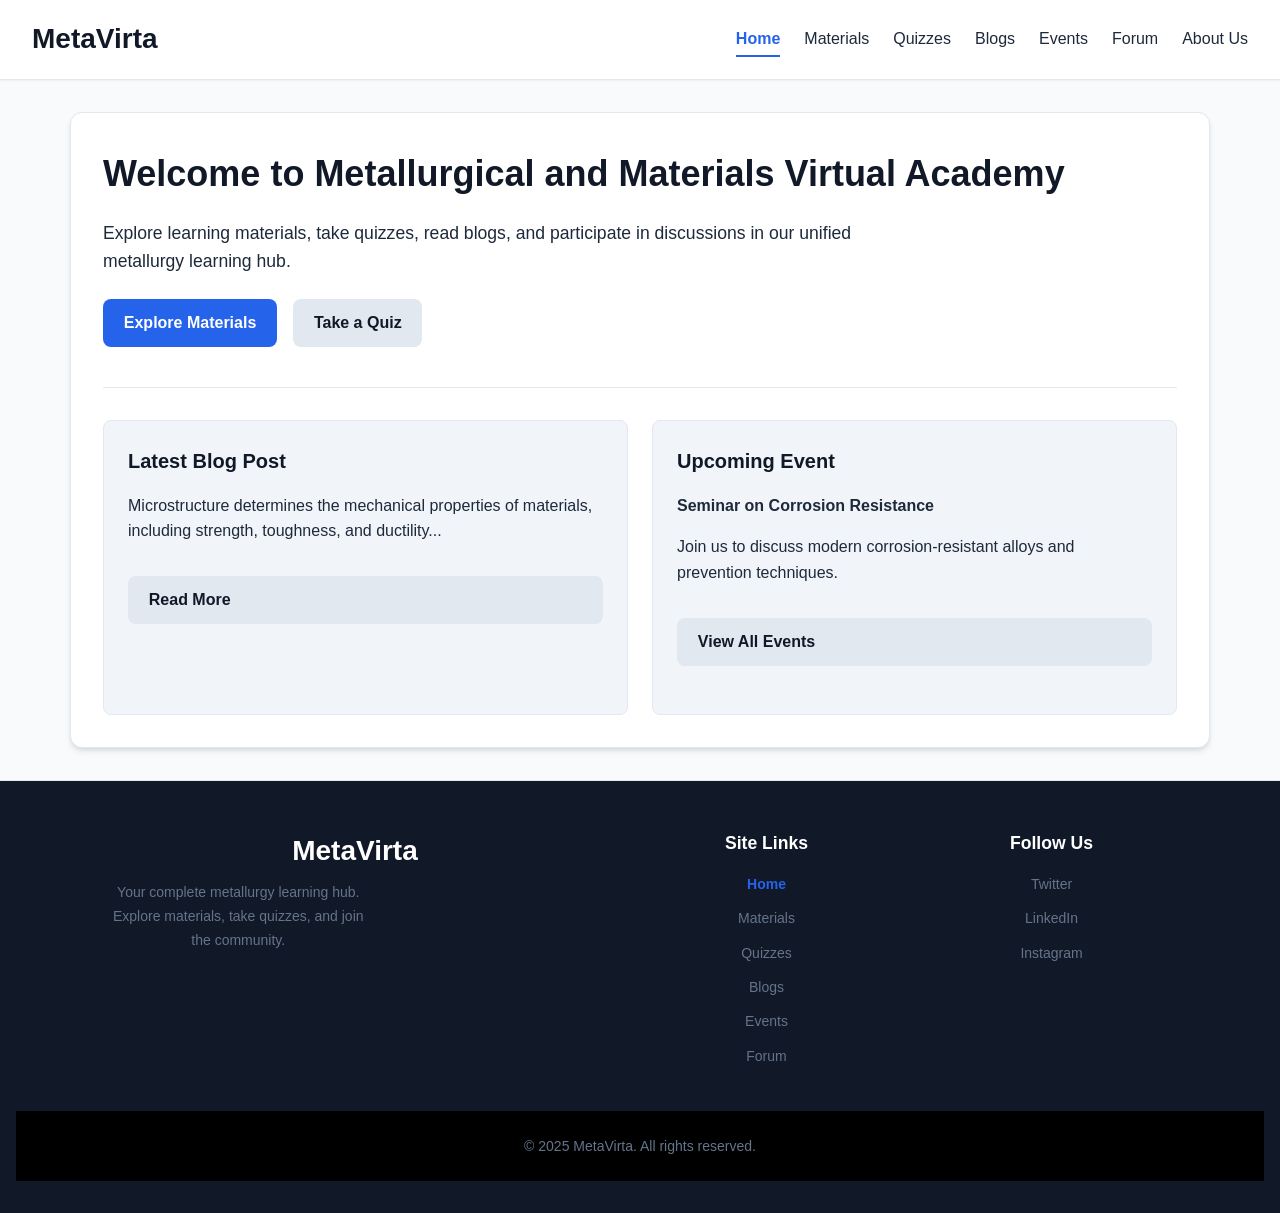
<file: index.html>
<!DOCTYPE html>
<html lang="en">
<head>
<meta charset="UTF-8">
<meta name="viewport" content="width=device-width, initial-scale=1.0">
<title>Home | MetaVirta</title>
<link rel="stylesheet" href="style.css">
</head>
<body id="page-home">


<header>
  <h2>MetaVirta</h2>
  <nav>
    <a href="index.html" class="nav-home">Home</a>
    <a href="materials.html" class="nav-materials">Materials</a>
    <a href="quizzes.html" class="nav-quizzes">Quizzes</a>
    <a href="blogs.html" class="nav-blogs">Blogs</a>
    <a href="events.html" class="nav-events">Events</a>
    <a href="forum.html" class="nav-forum">Forum</a>
    <a href="about us.html" class="nav-about">About Us</a>
  </nav>
</header>

<main>
  <h1>Welcome to Metallurgical and Materials Virtual Academy</h1>
  <p style="font-size: 1.1rem; max-width: 80ch;">Explore learning materials, take quizzes, read blogs, and participate in discussions in our unified metallurgy learning hub.</p>

  <div style="margin-top:1.5rem; margin-bottom: 2.5rem; display: flex; gap: 1rem;">
    <a href="materials.html" class="btn btn-primary">Explore Materials</a>
    <a href="quizzes.html" class="btn btn-secondary">Take a Quiz</a>
  </div>

  <hr style="border: 0; border-top: 1px solid var(--border-color); margin: 2rem 0;">

  <div class="dashboard-grid">
    <div class="card dashboard-card">
      <h3>Latest Blog Post</h3>
      <p>Microstructure determines the mechanical properties of materials, including strength, toughness, and ductility...</p>
      <a href="blogs.html" class="btn btn-secondary" style="margin-top: 1rem; width: 100%;">Read More</a>
    </div>
    <div class="card dashboard-card">
      <h3>Upcoming Event</h3>
      <p><strong>Seminar on Corrosion Resistance</strong></p>
      <p>Join us to discuss modern corrosion-resistant alloys and prevention techniques.</p>
      <a href="events.html" class="btn btn-secondary" style="margin-top: 1rem; width: 100%;">View All Events</a>
    </div>
  </div>
</main>

<footer>
  <div class="footer-container">
    
    <div class="footer-brand">
      <h2>MetaVirta</h2>
      <p>Your complete metallurgy learning hub. Explore materials, take quizzes, and join the community.</p>
    </div>
    
    <div class="footer-links">
      <h4>Site Links</h4>
      <ul>
        <li><a href="index.html" class="nav-home">Home</a></li>
        <li><a href="materials.html" class="nav-materials">Materials</a></li>
        <li><a href="quizzes.html" class="nav-quizzes">Quizzes</a></li>
        <li><a href="blogs.html" class="nav-blogs">Blogs</a></li>
        <li><a href="events.html" class="nav-events">Events</a></li>
        <li><a href="forum.html" class="nav-forum">Forum</a></li>
      </ul>
    </div>
    
    <div class="footer-social">
      <h4>Follow Us</h4>
      <ul>
        <li><a href="https://twitter.com" target="_blank">Twitter</a></li>
        <li><a href="https://linkedin.com" target="_blank">LinkedIn</a></li>
        <li><a href="https://instagram.com" target="_blank">Instagram</a></li>
      </ul>
    </div>
    
  </div>
  
  <div class="footer-bottom-bar">
    © 2025 MetaVirta. All rights reserved.
  </div>
</footer>

<script src="script.js"></script>

</body>
</html>
</file>
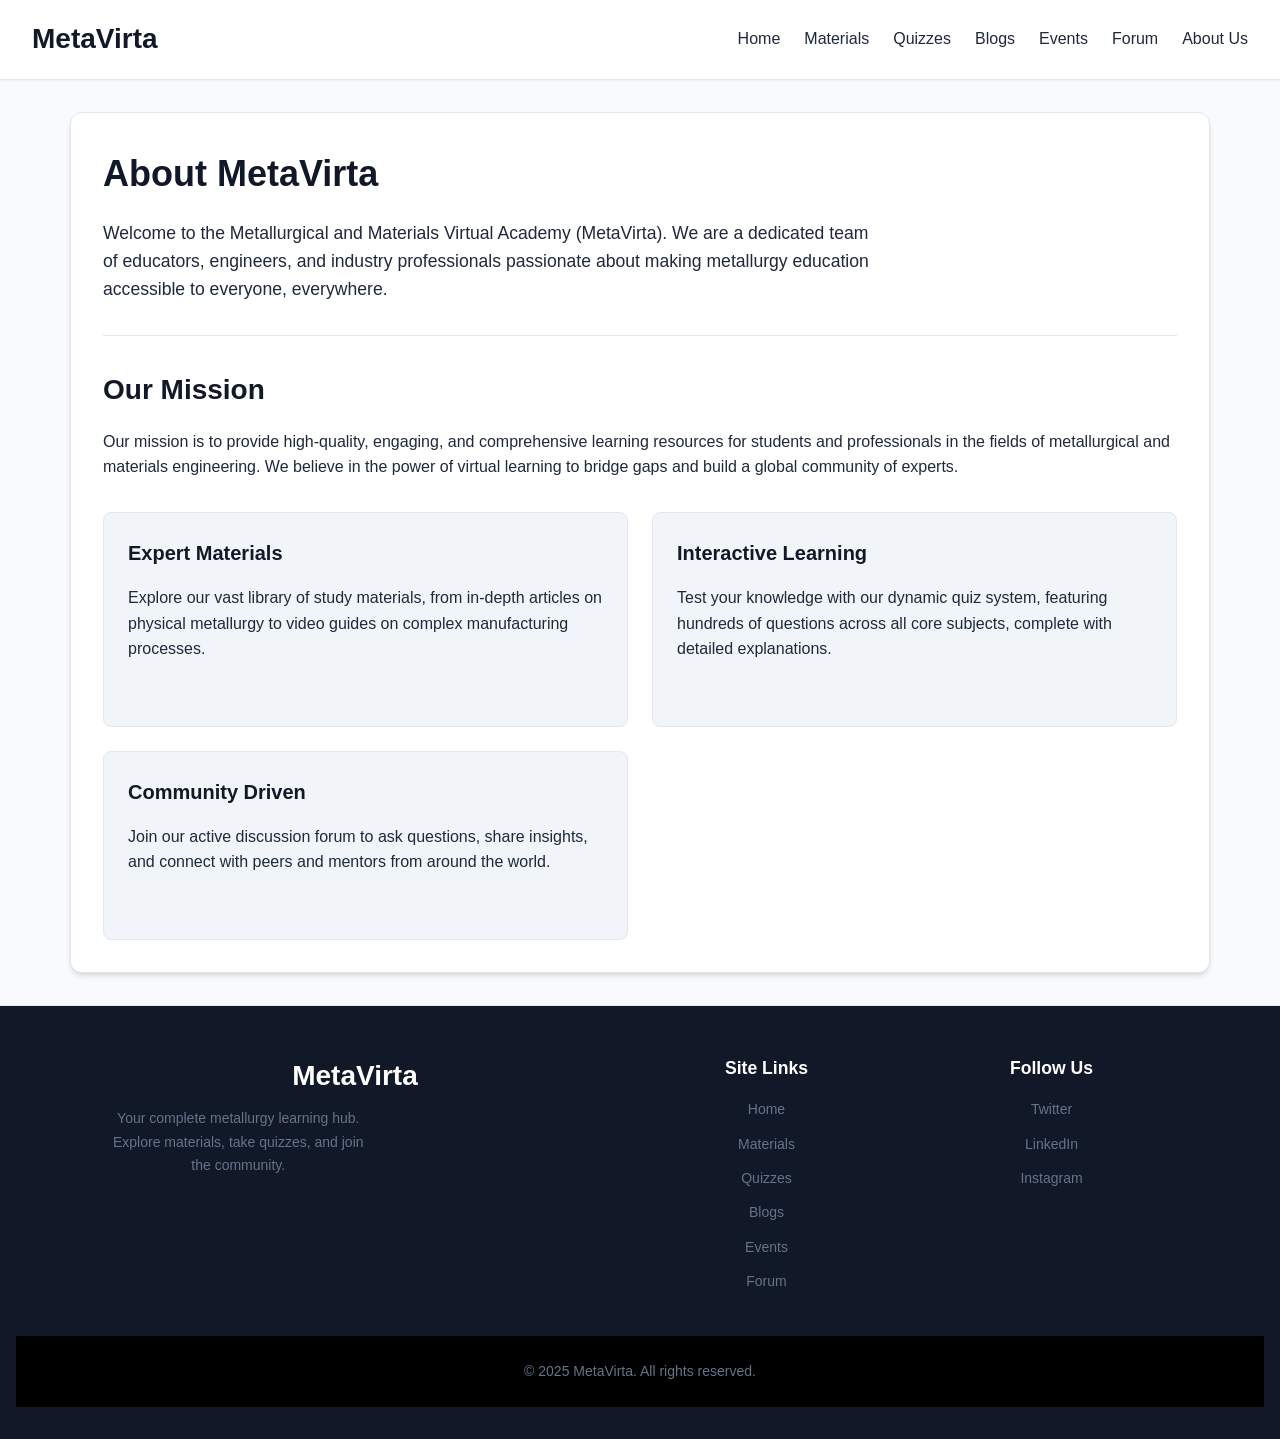
<file: about us.html>
<!DOCTYPE html>
<html lang="en">
<head>
<meta charset="UTF-8">
<meta name="viewport" content="width=device-width, initial-scale=1.0">
<title>About Us | MetaVirta</title>
<link rel="stylesheet" href="style.css">
</head>
<body id="page-about"> <header>
  <h2>MetaVirta</h2>
  <nav>
    <a href="index.html" class="nav-home">Home</a>
    <a href="materials.html" class="nav-materials">Materials</a>
    <a href="quizzes.html" class="nav-quizzes">Quizzes</a>
    <a href="blogs.html" class="nav-blogs">Blogs</a>
    <a href="events.html" class="nav-events">Events</a>
    <a href="forum.html" class="nav-forum">Forum</a>
    <a href="about us.html" class="nav-about">About Us</a>
  </nav>
</header>

<main>
  <h1>About MetaVirta</h1>
  <p style="font-size: 1.1rem; max-width: 80ch;">Welcome to the Metallurgical and Materials Virtual Academy (MetaVirta). We are a dedicated team of educators, engineers, and industry professionals passionate about making metallurgy education accessible to everyone, everywhere.</p>

  <hr style="border: 0; border-top: 1px solid var(--border-color); margin: 2rem 0;">

  <h2>Our Mission</h2>
  <p>Our mission is to provide high-quality, engaging, and comprehensive learning resources for students and professionals in the fields of metallurgical and materials engineering. We believe in the power of virtual learning to bridge gaps and build a global community of experts.</p>

  <div class="dashboard-grid" style="margin-top: 2rem;">
    <div class="card dashboard-card">
      <h3>Expert Materials</h3>
      <p>Explore our vast library of study materials, from in-depth articles on physical metallurgy to video guides on complex manufacturing processes.</p>
    </div>
    <div class="card dashboard-card">
      <h3>Interactive Learning</h3>
      <p>Test your knowledge with our dynamic quiz system, featuring hundreds of questions across all core subjects, complete with detailed explanations.</p>
    </div>
    <div class="card dashboard-card">
      <h3>Community Driven</h3>
      <p>Join our active discussion forum to ask questions, share insights, and connect with peers and mentors from around the world.</p>
    </div>
  </div>
</main>

<footer>
  <div class="footer-container">
    
    <div class="footer-brand">
      <h2>MetaVirta</h2>
      <p>Your complete metallurgy learning hub. Explore materials, take quizzes, and join the community.</p>
    </div>
    
    <div class="footer-links">
      <h4>Site Links</h4>
      <ul>
        <li><a href="index.html" class="nav-home">Home</a></li>
        <li><a href="materials.html" class="nav-materials">Materials</a></li>
        <li><a href="quizzes.html" class="nav-quizzes">Quizzes</a></li>
        <li><a href="blogs.html" class="nav-blogs">Blogs</a></li>
        <li><a href="events.html" class="nav-events">Events</a></li>
        <li><a href="forum.html" class="nav-forum">Forum</a></li>
      </ul>
    </div>
    
    <div class="footer-social">
      <h4>Follow Us</h4>
      <ul>
        <li><a href="https://twitter.com" target="_blank">Twitter</a></li>
        <li><a href="https://linkedin.com" target="_blank">LinkedIn</a></li>
        <li><a href="https://instagram.com" target="_blank">Instagram</a></li>
      </ul>
    </div>
    
  </div>
  
  <div class="footer-bottom-bar">
    © 2025 MetaVirta. All rights reserved.
  </div>
</footer>

</body>
</html>
</file>
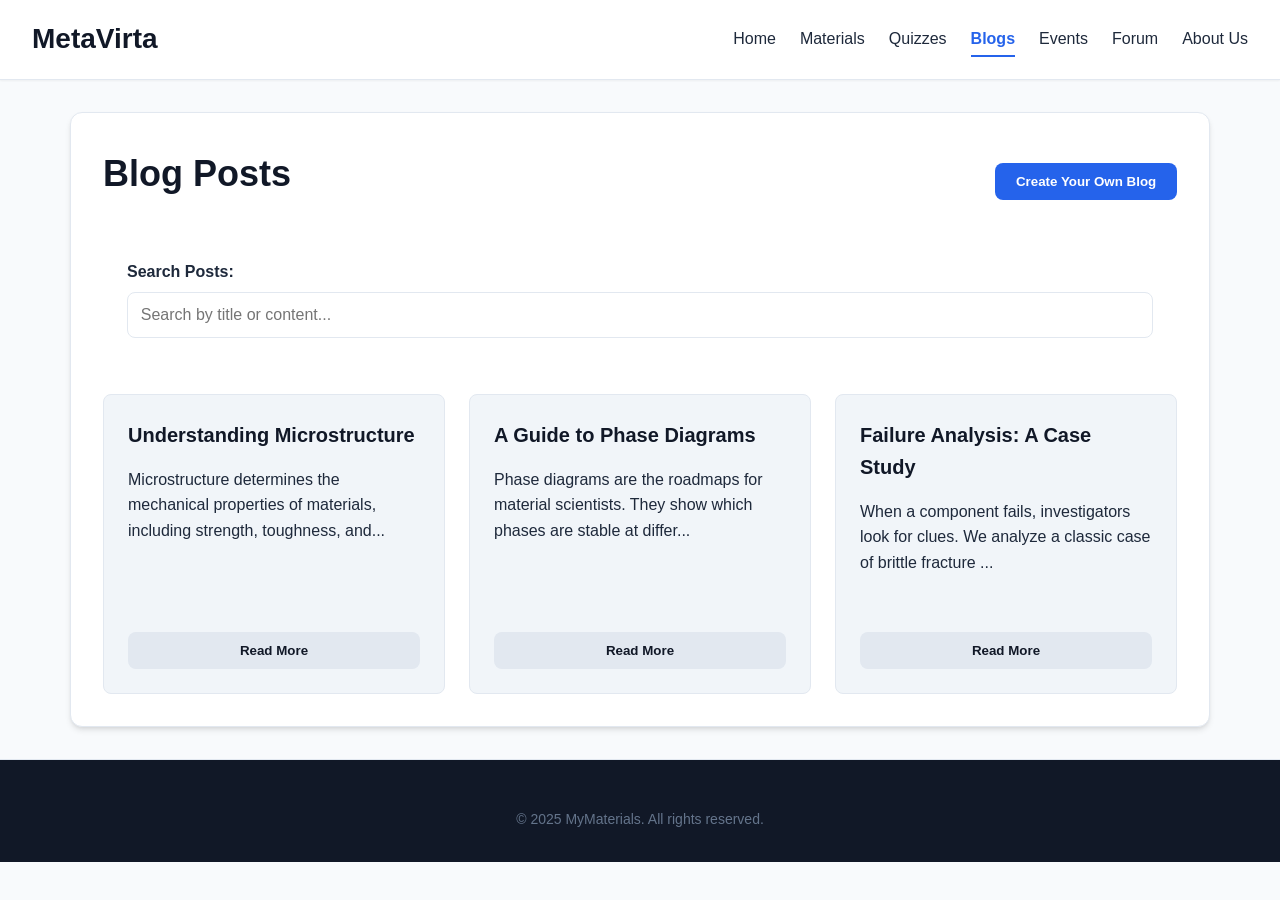
<file: blogs.html>
<!DOCTYPE html>
<html lang="en">
<head>
<meta charset="UTF-8">
<meta name="viewport" content="width=device-width, initial-scale=1.0">
<title>Blogs | MetaVirta</title>
<link rel="stylesheet" href="style.css">

<style>
  /* Styles for the header with "Create Post" button */
  .page-header {
    display: flex;
    flex-wrap: wrap; /* Allows stacking on mobile */
    justify-content: space-between;
    align-items: center;
    gap: 1.5rem;
    margin-bottom: 1rem;
  }

  /* --- Styles for Modals (Shared) --- */
  .modal-overlay {
    position: fixed; /* Sits on top of all content */
    z-index: 2000;
    top: 0;
    left: 0;
    width: 100%;
    height: 100%;
    background: rgba(0, 0, 0, 0.5); /* Dark, semi-transparent */
    display: flex;
    justify-content: center;
    align-items: center;
    animation: fadeIn 0.3s ease;
  }
  .modal-content {
    background: var(--bg-content, #fff); /* Uses CSS var, with a fallback */
    padding: 2rem;
    border-radius: var(--radius-md, 12px);
    box-shadow: var(--shadow-md, 0 4px 6px -1px rgba(0, 0, 0, 0.1));
    width: 90%;
    max-width: 600px; /* Max width for the form */
    animation: slideDown 0.3s ease-out;
    max-height: 90vh; /* Make modal scrollable on small screens */
    overflow-y: auto; /* Add vertical scroll if content is too tall */
  }
  .modal-content h2 {
    margin-top: 0;
  }
  
  /* --- Styles for CREATE POST Modal --- */
  .modal-content label {
    display: block;
    font-weight: 600;
    margin-bottom: 0.5rem;
    margin-top: 1rem;
  }
  .modal-actions {
    display: flex;
    justify-content: flex-end;
    gap: 1rem;
    margin-top: 1.5rem;
    border-top: 1px solid var(--border-color, #e2e8f0);
    padding-top: 1.5rem;
  }
  
  /* --- Styles for READ POST Modal --- */
  #read-post-modal-content h2 {
    color: var(--primary-color, #2563eb);
  }
  #read-post-modal-content p {
    font-size: 1rem;
    line-height: 1.7;
    white-space: pre-wrap; /* Preserves line breaks from the textarea */
  }
  .modal-actions-close {
    display: flex;
    justify-content: flex-end;
    margin-top: 1.5rem;
  }

  /* --- Styles for Blog Card Actions (including DELETE) --- */
  .blog-card {
    display: flex;
    flex-direction: column;
    justify-content: space-between; /* Pushes actions to the bottom */
  }
  .blog-card-content {
    flex-grow: 1; /* Allows content to take up space */
  }
  .blog-card-actions {
    display: flex;
    gap: 0.5rem; /* Space between buttons */
    margin-top: 1rem; /* Space above buttons */
    width: 100%;
  }
  .read-more-btn {
    flex-grow: 1; /* "Read More" takes up most space */
  }
  
  /* This is the CSS for the Delete Button */
  .delete-btn {
    background-color: #fee2e2;
    color: #b91c1c;
    font-weight: 600;
    padding: 0 1rem; /* Make it a bit smaller */
  }
  .delete-btn:hover {
    background-color: #fecaca;
    color: #991b1b;
  }


  /* Animation Keyframes */
  @keyframes fadeIn {
    from { opacity: 0; }
    to { opacity: 1; }
  }
  @keyframes slideDown {
    from { transform: translateY(-30px); opacity: 0; }
    to { transform: translateY(0); opacity: 1; }
  }
</style>
</head>

<body id="page-blogs">

<header>
  <h2>MetaVirta</h2>
  <nav>
    <a href="index.html" class="nav-home">Home</a>
    <a href="materials.html" class="nav-materials">Materials</a>
    <a href="quizzes.html" class="nav-quizzes">Quizzes</a>
    <a href="blogs.html" class="nav-blogs">Blogs</a>
    <a href="events.html" class="nav-events">Events</a>
    <a href="forum.html" class="nav-forum">Forum</a>
    <a href="about us.html" class="nav-about">About Us</a>
  </nav>
</header>

<main>
  <div class="page-header">
    <h1>Blog Posts</h1>
    <button class="btn btn-primary" id="open-post-modal-btn">Create Your Own Blog</button>
  </div>

  <div class="card filters-bar">
    <div class="filter-group">
      <label for="blog-search">Search Posts:</label>
      <input type="text" id="blog-search" placeholder="Search by title or content...">
    </div>
  </div>
  
  <div id="blog-grid">
    </div>
</main>

<div id="post-creator-modal" class="modal-overlay" style="display: none;">
  <div class="modal-content">
    <form id="post-form">
      <h2>Create New Post</h2>
      <label for="post-title">Title:</label>
      <input type="text" id="post-title" required>
      
      <label for="post-content">Content:</label>
      <textarea id="post-content" rows="8" placeholder="Write your full post here..."></textarea>
      
      <div class="modal-actions">
        <button type="button" class="btn btn-secondary" id="cancel-post-btn">Cancel</button>
        <button type="submit" class="btn btn-primary">Submit Post</button>
      </div>
    </form>
  </div>
</div>

<div id="read-post-modal" class="modal-overlay" style="display: none;">
  <div class="modal-content" id="read-post-modal-content">
    <h2 id="read-post-title">Blog Post Title</h2>
    <p id="read-post-body">Full blog post content...</p>
    <div class="modal-actions-close">
      <button type="button" class="btn btn-primary" id="read-post-close-btn">Close</button>
    </div>
  </div>
</div>


<footer>
  © 2025 MyMaterials. All rights reserved.
</footer>

<script>
document.addEventListener('DOMContentLoaded', () => {

  // --- 1. DEFAULT POSTS ---
  const defaultPosts = [
    {
      id: 'default-1', // Give default posts string IDs
      title: "Understanding Microstructure",
      content: "Microstructure determines the mechanical properties of materials, including strength, toughness, and ductility. It is the very small scale structure of a material, defined by the arrangement of phases, grains, and defects.\n\nYou can see it under a microscope!"
    },
    {
      id: 'default-2',
      title: "A Guide to Phase Diagrams",
      content: "Phase diagrams are the roadmaps for material scientists. They show which phases are stable at different temperatures, pressures, and compositions.\n\nThe Iron-Carbon (Fe-C) diagram is perhaps the most famous, governing the properties of all steels and cast irons."
    },
    {
      id: 'default-3',
      title: "Failure Analysis: A Case Study",
      content: "When a component fails, investigators look for clues. We analyze a classic case of brittle fracture in a steel bridge that failed in cold weather, linking it back to the Ductile-to-Brittle Transition Temperature (DBTT)."
    }
  ];

  // --- 2. DOM ELEMENT REFERENCES ---
  const blogGrid = document.getElementById('blog-grid');
  const searchInput = document.getElementById('blog-search');
  const createModal = document.getElementById('post-creator-modal');
  const openCreateModalBtn = document.getElementById('open-post-modal-btn');
  const cancelCreateBtn = document.getElementById('cancel-post-btn');
  const postForm = document.getElementById('post-form');
  const readModal = document.getElementById('read-post-modal');
  const readModalTitle = document.getElementById('read-post-title');
  const readModalBody = document.getElementById('read-post-body');
  const readModalCloseBtn = document.getElementById('read-post-close-btn');
  
  // --- 3. FUNCTIONS ---

  /**
   * Loads all posts, filters them, and renders them to the page.
   */
  function loadPosts() {
    const savedPosts = JSON.parse(localStorage.getItem('myBlogPosts')) || [];
    // User posts are reversed so newest appears first
    const allPosts = [...savedPosts.reverse(), ...defaultPosts];
    
    const searchTerm = searchInput ? searchInput.value.toLowerCase() : '';

    const filteredPosts = allPosts.filter(post => 
      post.title.toLowerCase().includes(searchTerm) || 
      post.content.toLowerCase().includes(searchTerm)
    );

    if (!blogGrid) return; 
    
    blogGrid.innerHTML = ''; 
    if (filteredPosts.length === 0) {
      blogGrid.innerHTML = '<p class="no-results-main">No posts found matching your search.</p>';
      return;
    }
    
    filteredPosts.forEach(post => {
      const postCard = document.createElement('div');
      postCard.className = 'card blog-card';
      
      const previewText = post.content.substring(0, 100) + (post.content.length > 100 ? '...' : '');
      
      // This is the logic for the Delete Button
      let deleteButtonHTML = '';
      // User posts have a numeric ID (from Date.now()), default posts have a string ID
      if (typeof post.id === 'number') {
        deleteButtonHTML = `
          <button class="btn delete-btn" data-id="${post.id}" title="Delete Post">
            X
          </button>
        `;
      }

      postCard.innerHTML = `
        <div class="blog-card-content">
          <h3>${post.title}</h3>
          <p>${previewText}</p>
        </div>
        <div class="blog-card-actions">
          <button 
            class="btn btn-secondary read-more-btn" 
            data-title="${encodeURIComponent(post.title)}"
            data-content="${encodeURIComponent(post.content)}"
          >
            Read More
          </button>
          ${deleteButtonHTML}
        </div>
      `;
      blogGrid.appendChild(postCard);
    });
  }

  /**
   * Handles submitting the "Create Post" form.
   */
  function handlePostSubmit(e) {
    e.preventDefault(); 
    const title = document.getElementById('post-title').value;
    const content = document.getElementById('post-content').value;
    
    if (!title || !content) {
      alert("Please fill out both fields.");
      return;
    }
    
    // Add a unique ID using a timestamp
    const newPost = { 
      id: Date.now(), 
      title, 
      content 
    };
    
    const savedPosts = JSON.parse(localStorage.getItem('myBlogPosts')) || [];
    
    savedPosts.push(newPost);
    localStorage.setItem('myBlogPosts', JSON.stringify(savedPosts));
    
    postForm.reset();
    closeCreateModal();
    loadPosts(); // Refresh the grid
  }

  /**
   * This is the function that handles deleting
   */
  function handleDeleteClick(e) {
    const postId = Number(e.target.dataset.id); // Get the ID
    if (!postId) return;

    // Show a confirmation dialog
    if (confirm("Are you sure you want to delete this post? This cannot be undone.")) {
      let savedPosts = JSON.parse(localStorage.getItem('myBlogPosts')) || [];
      
      // Filter the array to *remove* the post with the matching ID
      savedPosts = savedPosts.filter(post => post.id !== postId);
      
      // Save the new, smaller array back to localStorage
      localStorage.setItem('myBlogPosts', JSON.stringify(savedPosts));
      
      // Refresh the grid
      loadPosts();
    }
  }

  // --- Functions for Create Modal ---
  function openCreateModal() {
    if (createModal) createModal.style.display = 'flex';
  }
  function closeCreateModal() {
    if (createModal) createModal.style.display = 'none';
  }
  
  // --- Functions for Read Modal ---
  function openReadModal(title, content) {
    readModalTitle.textContent = decodeURIComponent(title);
    readModalBody.textContent = decodeURIComponent(content);
    if (readModal) readModal.style.display = 'flex';
  }
  function closeReadModal() {
    if (readModal) readModal.style.display = 'none';
  }


  // --- 4. EVENT LISTENERS ---
  
  if (searchInput) {
    searchInput.addEventListener('keyup', loadPosts);
  }
  
  // Create Modal Listeners
  if (openCreateModalBtn) {
    openCreateModalBtn.addEventListener('click', openCreateModal);
  }
  if (cancelCreateBtn) {
    cancelCreateBtn.addEventListener('click', closeCreateModal);
  }
  if (postForm) {
    postForm.addEventListener('submit', handlePostSubmit);
  }
  if (createModal) {
    createModal.addEventListener('click', (e) => {
      if (e.target === createModal) {
        closeCreateModal();
      }
    });
  }

  // --- Event Listeners for "Read More" and "Delete" ---
  if (blogGrid) {
    blogGrid.addEventListener('click', (e) => {
      // Check for "Read More" button click
      if (e.target.classList.contains('read-more-btn')) {
        const title = e.target.dataset.title;
        const content = e.target.dataset.content;
        openReadModal(title, content);
      }
      
      // This is the event listener for the Delete Button
      if (e.target.classList.contains('delete-btn')) {
        handleDeleteClick(e);
      }
    });
  }
  
  if (readModalCloseBtn) {
    readModalCloseBtn.addEventListener('click', closeReadModal);
  }
  
  if (readModal) {
    readModal.addEventListener('click', (e) => {
      if (e.target === readModal) {
        closeReadModal();
      }
    });
  }

  // --- 5. INITIAL PAGE LOAD ---
  loadPosts();
  
});
</script>

</body>
</html>
</file>
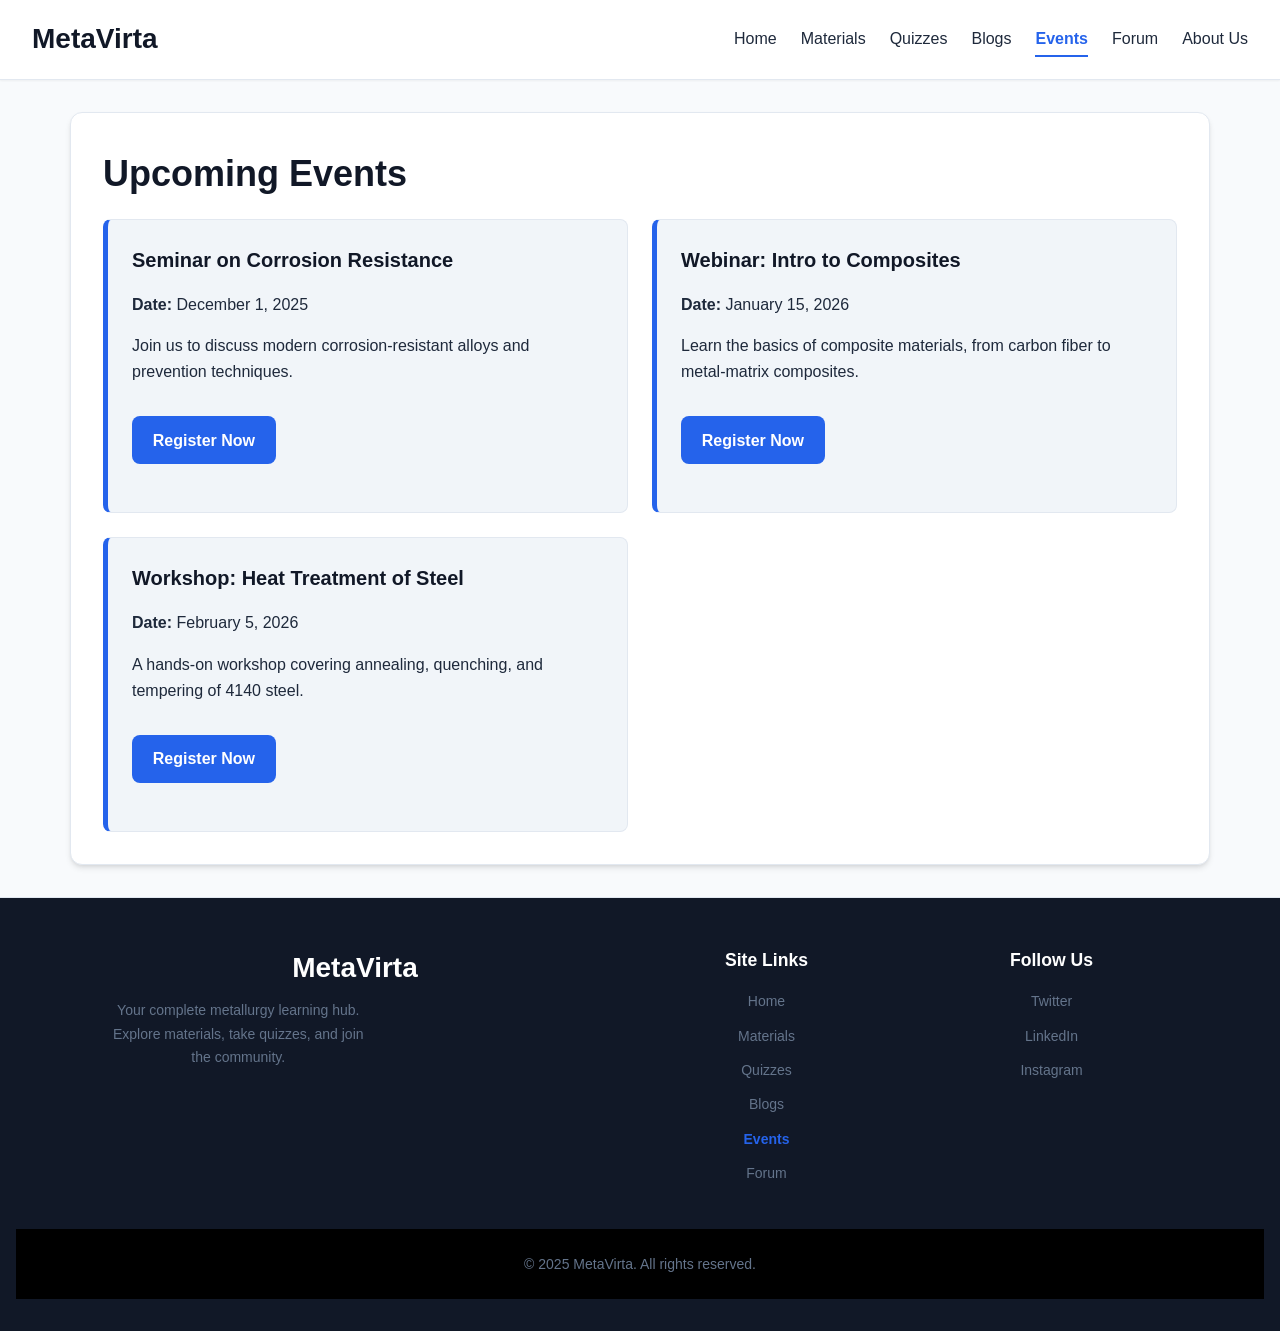
<file: events.html>
<!DOCTYPE html>
<html lang="en">
<head>
<meta charset="UTF-8">
<meta name="viewport" content="width=device-width, initial-scale=1.0">
<title>Events | MetaVirta</title>
<link rel="stylesheet" href="style.css">
</head>
<body id="page-events">

<header>
  <h2>MetaVirta</h2>
  <nav>
    <a href="index.html" class="nav-home">Home</a>
    <a href="materials.html" class="nav-materials">Materials</a>
    <a href="quizzes.html" class="nav-quizzes">Quizzes</a>
    <a href="blogs.html" class="nav-blogs">Blogs</a>
    <a href="events.html" class="nav-events">Events</a>
    <a href="forum.html" class="nav-forum">Forum</a>
    <a href="about us.html" class="nav-about">About Us</a>
  </nav>
</header>

<main>
  <h1>Upcoming Events</h1>
  
  <div id="event-grid">
    <div class="card event-card">
      <h3>Seminar on Corrosion Resistance</h3>
      <p><strong>Date:</strong> December 1, 2025</p>
      <p>Join us to discuss modern corrosion-resistant alloys and prevention techniques.</p>
      
      <a href="https://example.com/register/seminar-corrosion" target="_blank" class="btn btn-primary" style="margin-top: 1rem;">Register Now</a>
    </div>
    
    <div class="card event-card">
      <h3>Webinar: Intro to Composites</h3>
      <p><strong>Date:</strong> January 15, 2026</p>
      <p>Learn the basics of composite materials, from carbon fiber to metal-matrix composites.</p>
      
      <a href="https://example.com/register/webinar-composites" target="_blank" class="btn btn-primary" style="margin-top: 1rem;">Register Now</a>
    </div>
    
    <div class="card event-card">
      <h3>Workshop: Heat Treatment of Steel</h3>
      <p><strong>Date:</strong> February 5, 2026</p>
      <p>A hands-on workshop covering annealing, quenching, and tempering of 4140 steel.</p>
      
      <a href="https://example.com/register/workshop-heat-treatment" target="_blank" class="btn btn-primary" style="margin-top: 1rem;">Register Now</a>
    </div>
  </div>
</main>

<footer>
  <div class="footer-container">
    
    <div class="footer-brand">
      <h2>MetaVirta</h2>
      <p>Your complete metallurgy learning hub. Explore materials, take quizzes, and join the community.</p>
    </div>
    
    <div class="footer-links">
      <h4>Site Links</h4>
      <ul>
        <li><a href="index.html" class="nav-home">Home</a></li>
        <li><a href="materials.html" class="nav-materials">Materials</a></li>
        <li><a href="quizzes.html" class="nav-quizzes">Quizzes</a></li>
        <li><a href="blogs.html" class="nav-blogs">Blogs</a></li>
        <li><a href="events.html" class="nav-events">Events</a></li>
        <li><a href="forum.html" class="nav-forum">Forum</a></li>
      </ul>
    </div>
    
    <div class="footer-social">
      <h4>Follow Us</h4>
      <ul>
        <li><a href="https-twitter-com" target="_blank">Twitter</a></li>
        <li><a href="https-linkedin-com" target="_blank">LinkedIn</a></li>
        <li><a href="https-instagram-com" target="_blank">Instagram</a></li>
      </ul>
    </div>
    
  </div>
  
  <div class="footer-bottom-bar">
    © 2025 MetaVirta. All rights reserved.
  </div>
</footer>

</body>
</html>
</file>
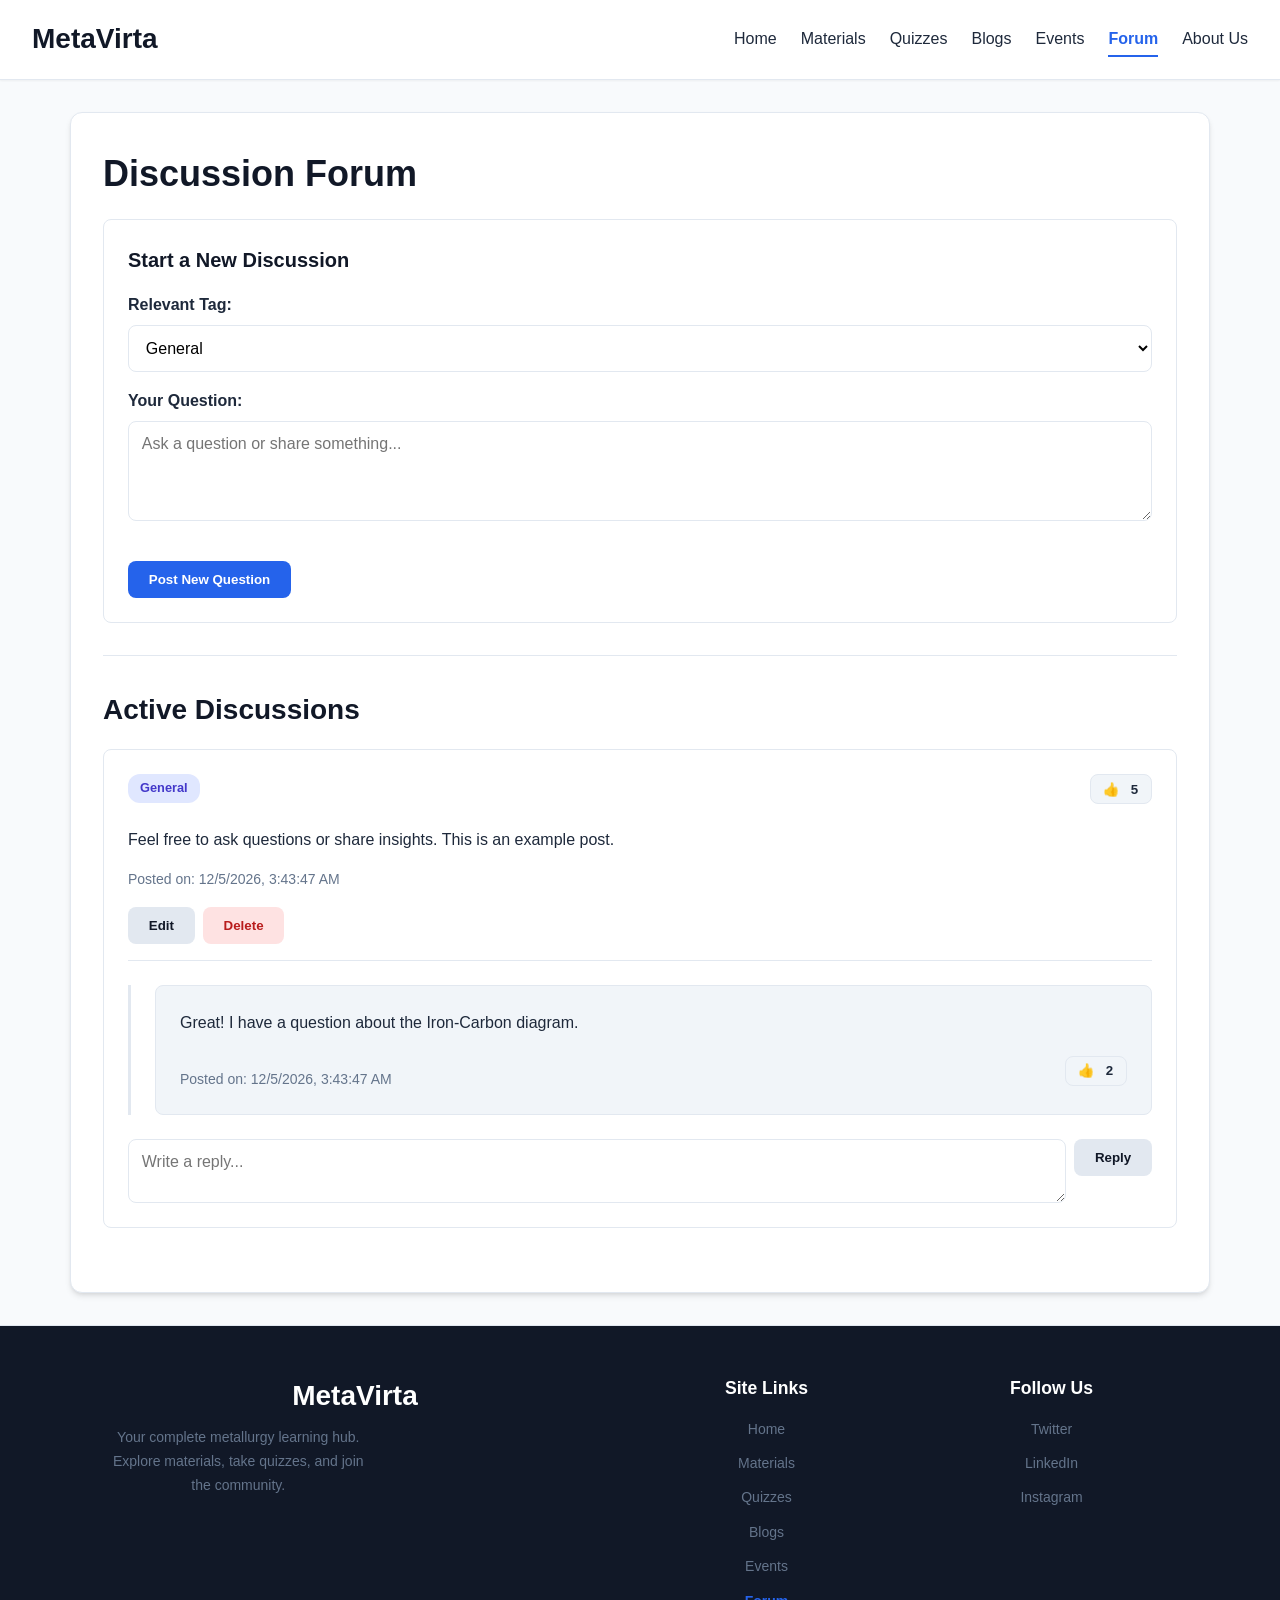
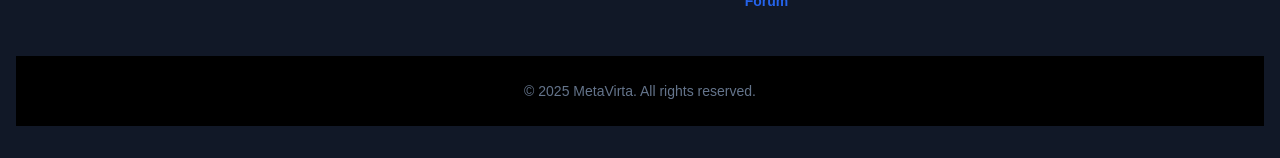
<file: forum.html>
<!DOCTYPE html>
<html lang="en">
<head>
<meta charset="UTF-8">
<meta name="viewport" content="width=device-width, initial-scale=1.0">
<title>Forum | MetaVirta</title>
<link rel="stylesheet" href="style.css">
</head>
<body id="page-forum">

<header>
  <h2>MetaVirta</h2>
  <nav>
    <a href="index.html" class="nav-home">Home</a>
    <a href="materials.html" class="nav-materials">Materials</a>
    <a href="quizzes.html" class="nav-quizzes">Quizzes</a>
    <a href="blogs.html" class="nav-blogs">Blogs</a>
    <a href="events.html" class="nav-events">Events</a>
    <a href="forum.html" class="nav-forum">Forum</a>
    <a href="about us.html" class="nav-about">About Us</a>
  </nav>
</header>

<main>
  <h1>Discussion Forum</h1>
  
  <div class="card" id="new-post-form-card">
    <h3>Start a New Discussion</h3>
    
    <div class="filter-group">
      <label for="post-tag">Relevant Tag:</label>
      <select id="post-tag">
        <option value="General">General</option>
        <option value="Physical Metallurgy">Physical Metallurgy</option>
        <option value="Mechanical Metallurgy">Mechanical Metallurgy</option>
        <option value="Extractive Metallurgy">Extractive Metallurgy</option>
        <option value="Thermodynamics">Thermodynamics</option>
        <option value="Manufacturing">Manufacturing</option>
      </select>
    </div>
    <div class="filter-group">
      <label for="post-text">Your Question:</label>
      <textarea id="post-text" placeholder="Ask a question or share something..."></textarea>
    </div>
    <button class="btn btn-primary" id="postBtn">Post New Question</button>
  </div>
  
  <hr style="border: 0; border-top: 1px solid var(--border-color); margin: 2rem 0;">
  
  <h2>Active Discussions</h2>
  
  <div id="posts">
    </div>

  <div id="pagination-container"></div>

</main>

<div id="edit-post-modal" class="modal-overlay" style="display: none;">
  <div class="modal-content">
    <form id="edit-post-form">
      <h2>Edit Post</h2>
      <input type="hidden" id="edit-post-id">
      
      <div class="filter-group">
        <label for="edit-post-tag">Tag:</label>
        <select id="edit-post-tag" required>
          <option value="General">General</option>
          <option value="Physical Metallurgy">Physical Metallurgy</option>
          <option value="Mechanical Metallurgy">Mechanical Metallurgy</option>
          <option value="Extractive Metallurgy">Extractive Metallurgy</option>
          <option value="Thermodynamics">Thermodynamics</option>
          <option value="Manufacturing">Manufacturing</option>
        </select>
      </div>
      
      <div class="filter-group">
        <label for="edit-post-content">Content:</label>
        <textarea id="edit-post-content" rows="8" required></textarea>
      </div>
      
      <div class="modal-actions">
        <button type="button" class="btn btn-secondary" id="cancel-edit-btn">Cancel</button>
        <button type="submit" class="btn btn-primary">Save Changes</button>
      </div>
    </form>
  </div>
</div>


<footer>
  <div class="footer-container">
    
    <div class="footer-brand">
      <h2>MetaVirta</h2>
      <p>Your complete metallurgy learning hub. Explore materials, take quizzes, and join the community.</p>
    </div>
    
    <div class="footer-links">
      <h4>Site Links</h4>
      <ul>
        <li><a href="index.html" class="nav-home">Home</a></li>
        <li><a href="materials.html" class="nav-materials">Materials</a></li>
        <li><a href="quizzes.html" class="nav-quizzes">Quizzes</a></li>
        <li><a href="blogs.html" class="nav-blogs">Blogs</a></li>
        <li><a href="events.html" class="nav-events">Events</a></li>
        <li><a href="forum.html" class="nav-forum">Forum</a></li>
      </ul>
    </div>
    
    <div class="footer-social">
      <h4>Follow Us</h4>
      <ul>
        <li><a href="https-twitter-com" target="_blank">Twitter</a></li>
        <li><a href="https-linkedin-com" target="_blank">LinkedIn</a></li>
        <li><a href="https-instagram-com" target="_blank">Instagram</a></li>
      </ul>
    </div>
    
  </div>
  
  <div class="footer-bottom-bar">
    © 2025 MetaVirta. All rights reserved.
  </div>
</footer>

<script src="forum.js"></script>
</body>
</html>
</file>
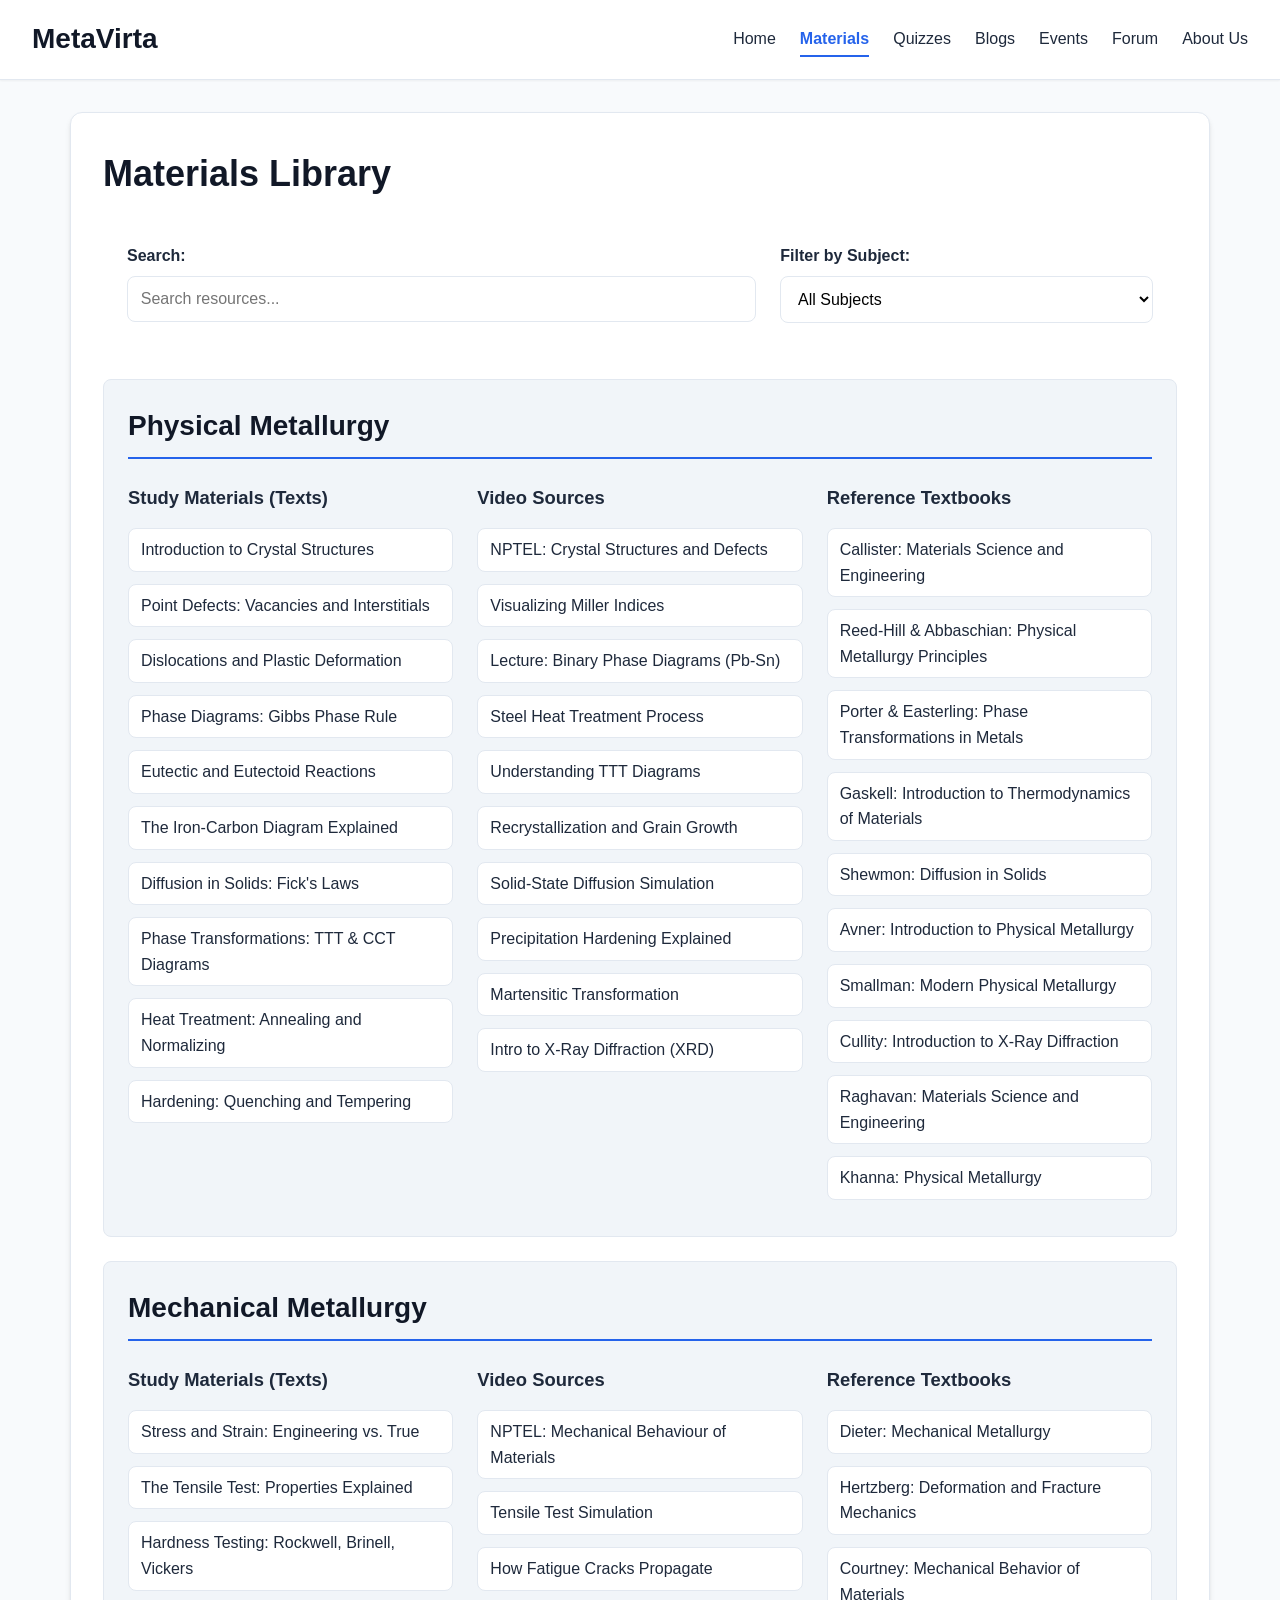
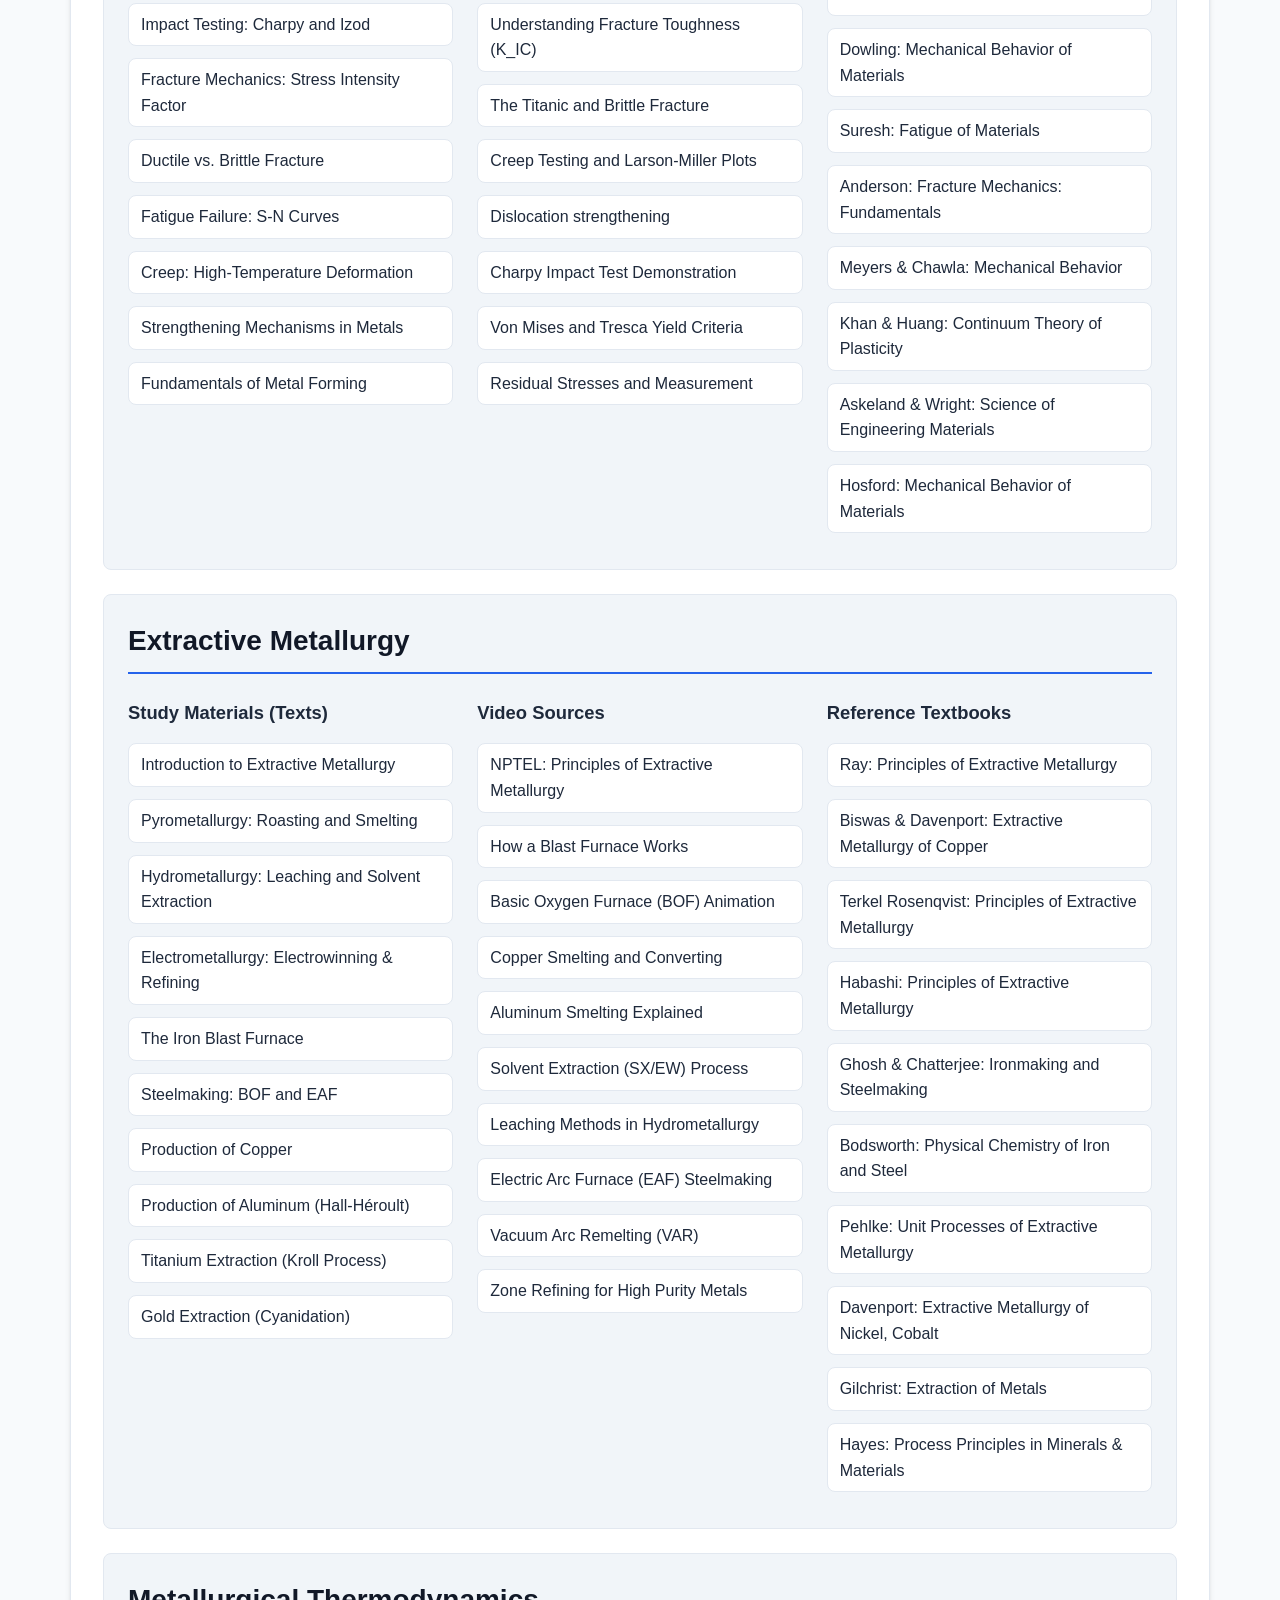
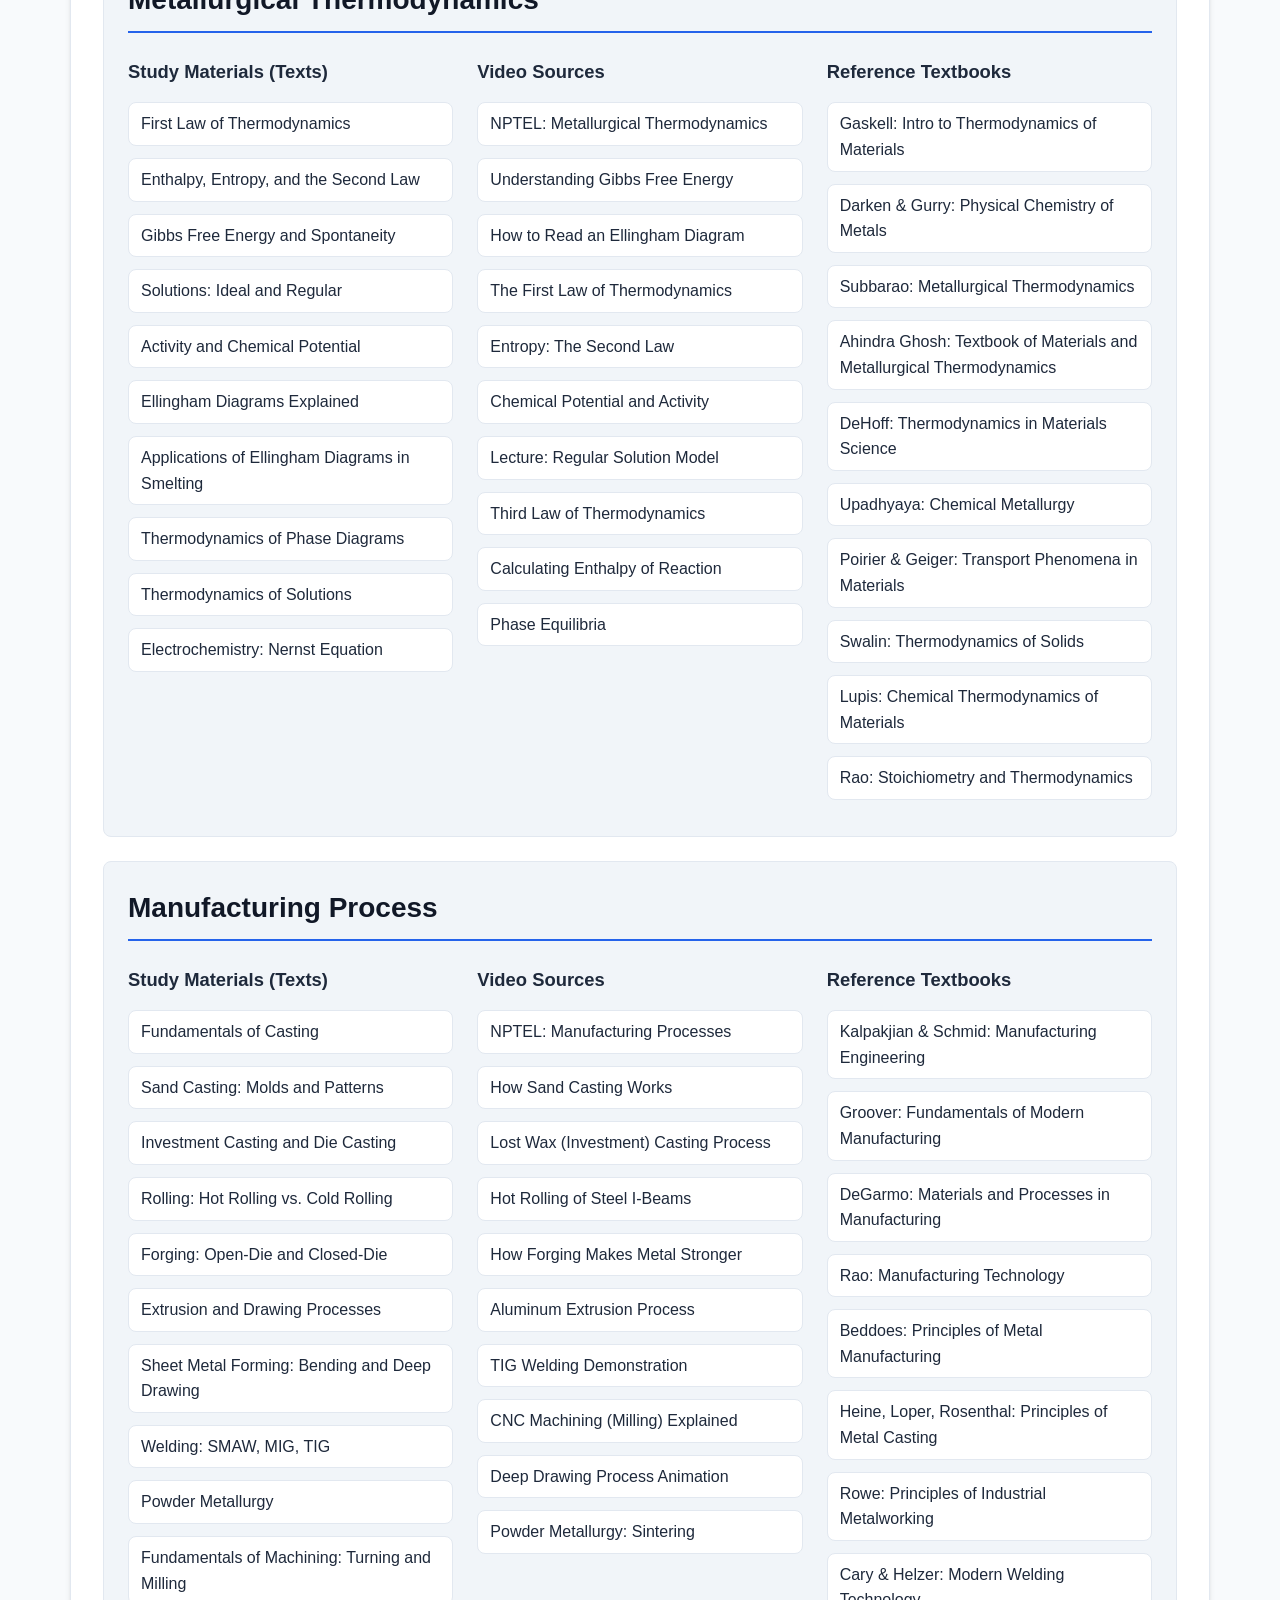
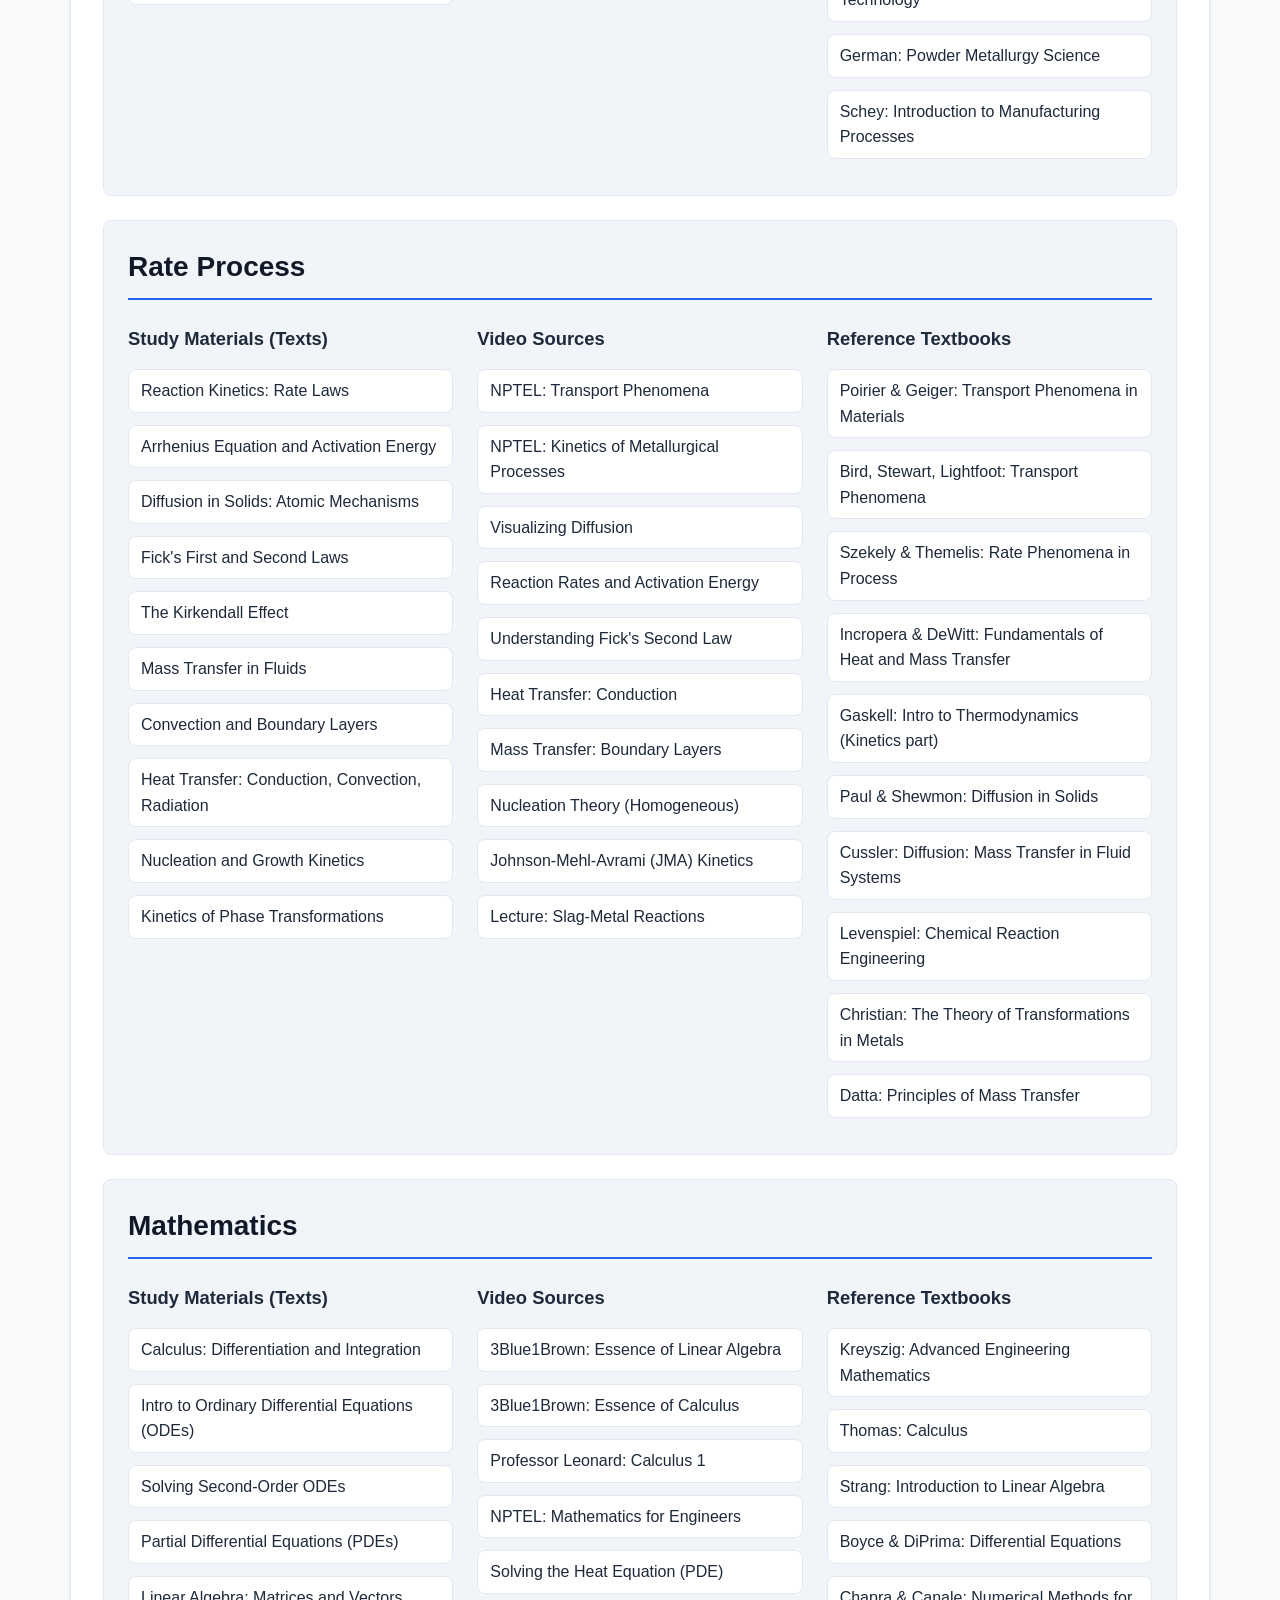
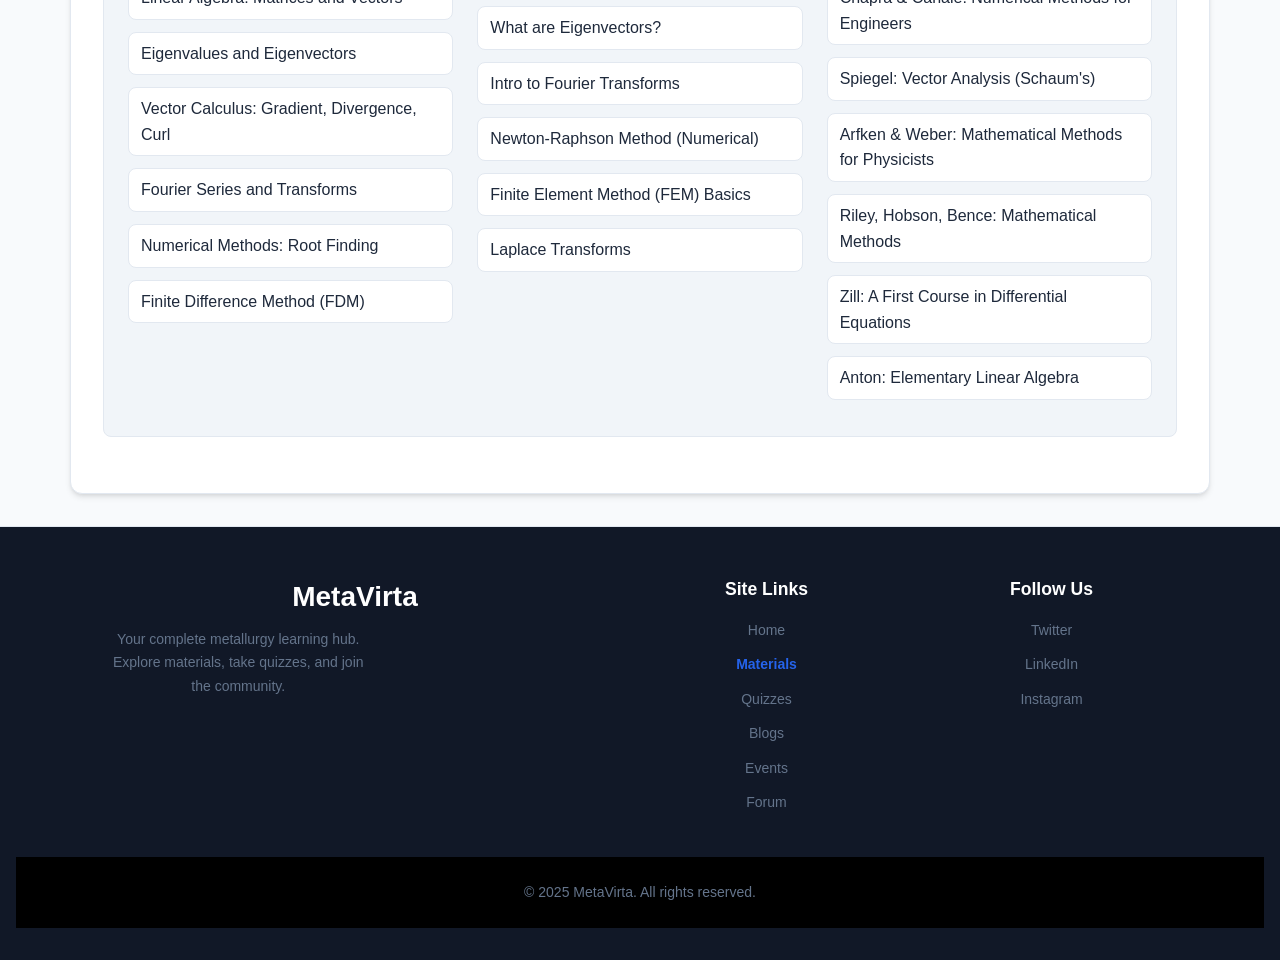
<file: materials.html>
<!DOCTYPE html>
<html lang="en">
<head>
<meta charset="UTF-8">
<meta name="viewport" content="width=device-width, initial-scale=1.0">
<title>Materials | MetaVirta</title>
<link rel="stylesheet" href="style.css">
</head>
<body id="page-materials">

<header>
  <h2>MetaVirta</h2>
  <nav>
    <a href="index.html" class="nav-home">Home</a>
    <a href="materials.html" class="nav-materials">Materials</a>
    <a href="quizzes.html" class="nav-quizzes">Quizzes</a>
    <a href="blogs.html" class="nav-blogs">Blogs</a>
    <a href="events.html" class="nav-events">Events</a>
    <a href="forum.html" class="nav-forum">Forum</a>
    <a href="about us.html" class="nav-about">About Us</a>
  </nav>
</header>

<main>
  <h1>Materials Library</h1>
  
  <div class="card filters-bar">
    <div class="filter-group">
      <label for="materials-search">Search:</label>
      <input type="text" id="materials-search" placeholder="Search resources...">
    </div>
    <div class="filter-group">
      <label for="subject-filter">Filter by Subject:</label>
      <select id="subject-filter">
        <option value="all">All Subjects</option>
        <option value="Physical Metallurgy">Physical Metallurgy</option>
        <option value="Mechanical Metallurgy">Mechanical Metallurgy</option>
        <option value="Extractive Metallurgy">Extractive Metallurgy</option>
        <option value="Metallurgical Thermodynamics">Metallurgical Thermodynamics</option>
        <option value="Manufacturing Process">Manufacturing Process</option>
        <option value="Rate Process">Rate Process</option>
        <option value="Mathematics">Mathematics</option>
      </select>
    </div>
  </div>

  <div id="materials-library-container"></div>
</main>

<footer>
  <div class="footer-container">
    
    <div class="footer-brand">
      <h2>MetaVirta</h2>
      <p>Your complete metallurgy learning hub. Explore materials, take quizzes, and join the community.</p>
    </div>
    
    <div class="footer-links">
      <h4>Site Links</h4>
      <ul>
        <li><a href="index.html" class="nav-home">Home</a></li>
        <li><a href="materials.html" class="nav-materials">Materials</a></li>
        <li><a href="quizzes.html" class="nav-quizzes">Quizzes</a></li>
        <li><a href="blogs.html" class="nav-blogs">Blogs</a></li>
        <li><a href="events.html" class="nav-events">Events</a></li>
        <li><a href="forum.html" class="nav-forum">Forum</a></li>
      </ul>
    </div>
    
    <div class="footer-social">
      <h4>Follow Us</h4>
      <ul>
        <li><a href="https-twitter-com" target="_blank">Twitter</a></li>
        <li><a href="https-linkedin-com" target="_blank">LinkedIn</a></li>
        <li><a href="https-instagram-com" target="_blank">Instagram</a></li>
      </ul>
    </div>
    
  </div>
  
  <div class="footer-bottom-bar">
    © 2025 MetaVirta. All rights reserved.
  </div>
</footer>

<script src="materials-script.js"></script>
</body>
</html>
</file>
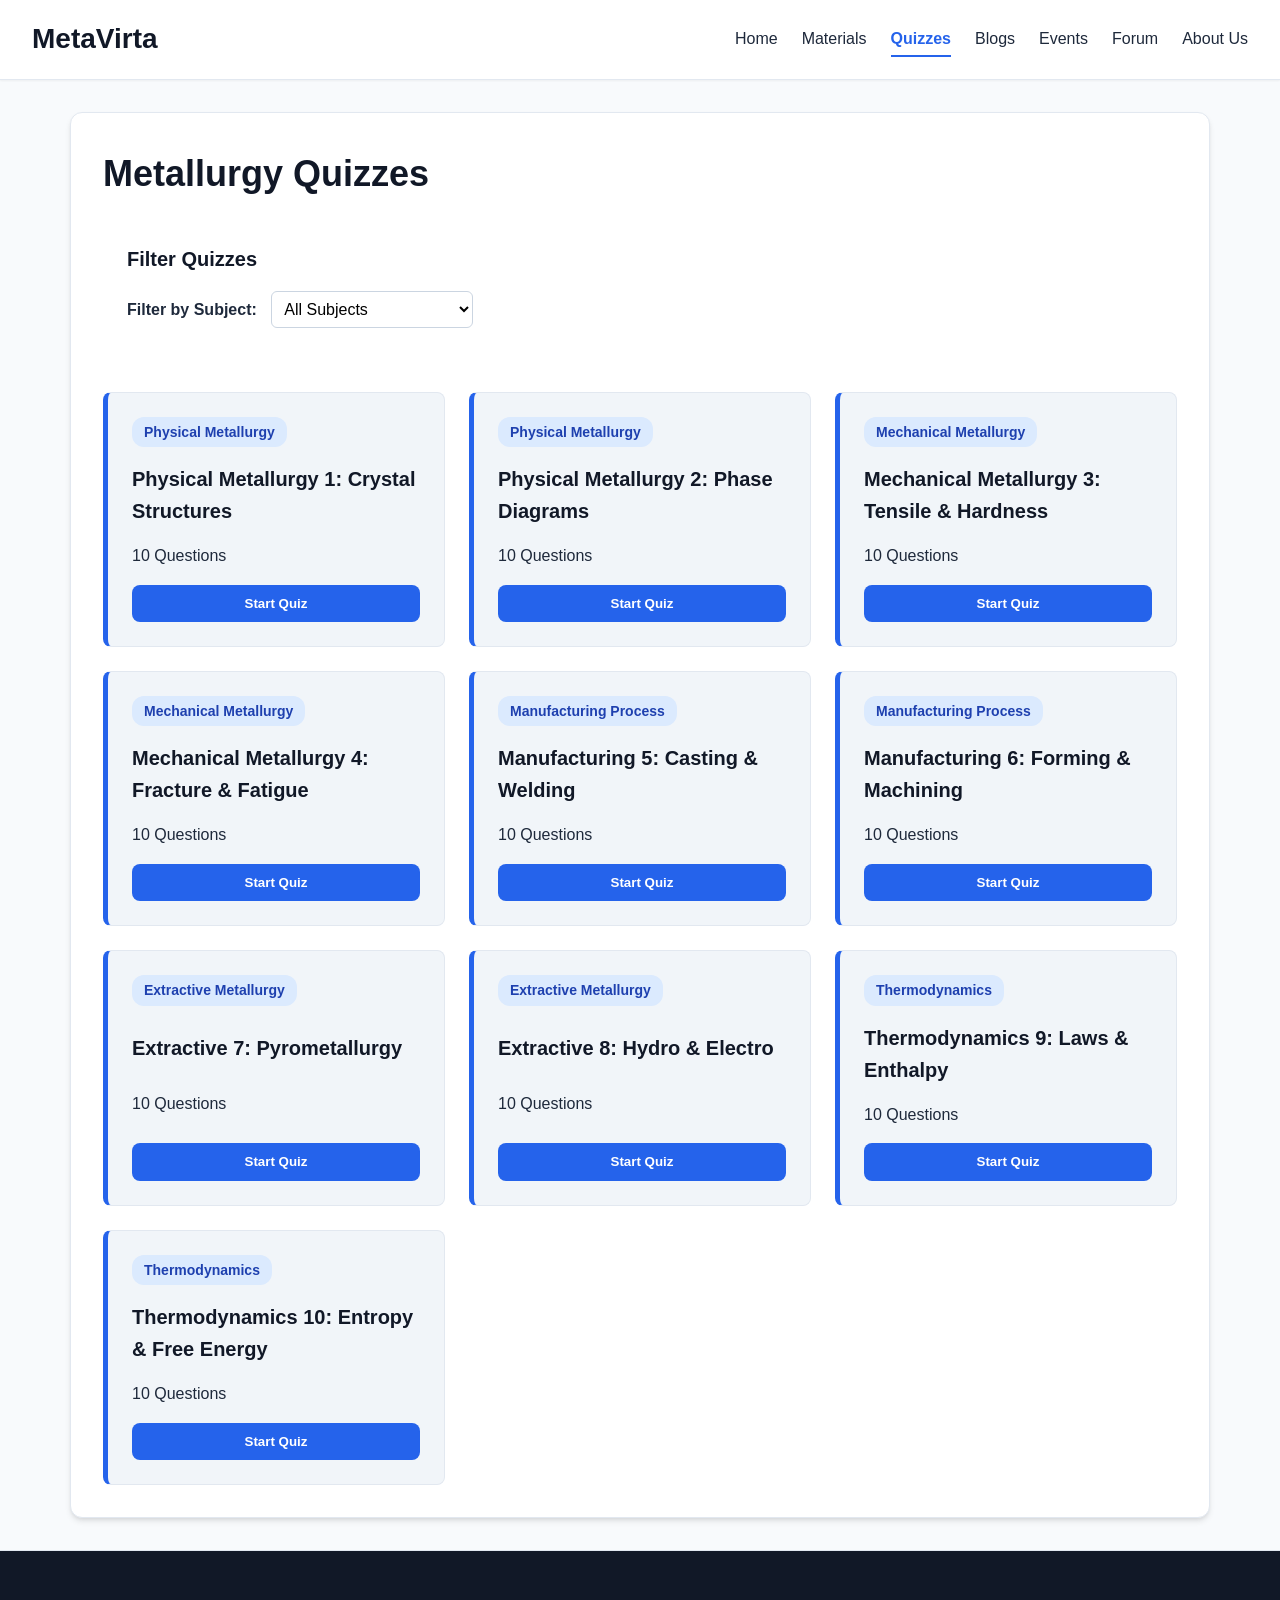
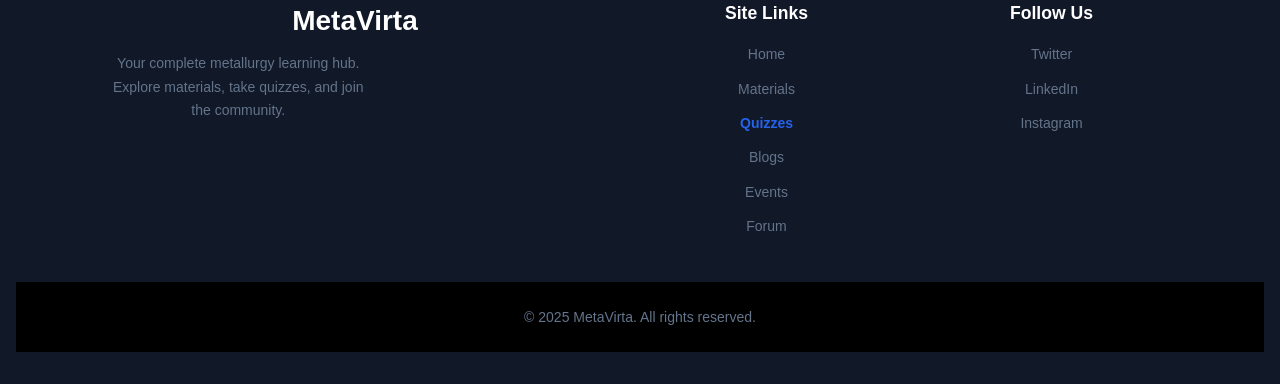
<file: quizzes.html>
<!DOCTYPE html>
<html lang="en">
<head>
<meta charset="UTF-8">
<meta name="viewport" content="width=device-width, initial-scale=1.0">
<title>Quizzes | MetaVirta</title>
<link rel="stylesheet" href="style.css">
</head>
<body id="page-quizzes">

<header>
  <h2>MetaVirta</h2>
  <nav>
    <a href="index.html" class="nav-home">Home</a>
    <a href="materials.html" class="nav-materials">Materials</a>
    <a href="quizzes.html" class="nav-quizzes">Quizzes</a>
    <a href="blogs.html" class="nav-blogs">Blogs</a>
    <a href="events.html" class="nav-events">Events</a>
    <a href="forum.html" class="nav-forum">Forum</a>
    <a href="about us.html" class="nav-about">About Us</a>
  </nav>
</header>

<main>
  <h1>Metallurgy Quizzes</h1>
  
  <div id="quiz-runner" style="display: none;">
    <h2 id="quiz-title"></h2>
    <div id="quiz-container"></div>
    <button class"btn btn-secondary" id="quiz-return-btn" style="display: none; margin-top: 1rem;">Back to Quiz List</button>
  </div>

  <div id="quiz-selection-area">
    <div class="card" id="quiz-filters">
      <h3>Filter Quizzes</h3>
      <label for="topic-filter" style="margin-right: 10px; font-weight: 600;">Filter by Subject:</label>
      <select id="topic-filter" style="padding: 0.5rem; border-radius: 6px; border: 1px solid #cbd5e1;">
        <option value="all">All Subjects</option>
        <option value="Physical Metallurgy">Physical Metallurgy</option>
        <option value="Mechanical Metallurgy">Mechanical Metallurgy</option>
        <option value="Manufacturing Process">Manufacturing Process</option>
        <option value="Extractive Metallurgy">Extractive Metallurgy</option>
        <option value="Thermodynamics">Thermodynamics</option>
      </select>
    </div>
  
    <div id="quiz-list"></div>
  </div>

</main>

<footer>
  <div class="footer-container">
    
    <div class="footer-brand">
      <h2>MetaVirta</h2>
      <p>Your complete metallurgy learning hub. Explore materials, take quizzes, and join the community.</p>
    </div>
    
    <div class="footer-links">
      <h4>Site Links</h4>
      <ul>
        <li><a href="index.html" class="nav-home">Home</a></li>
        <li><a href="materials.html" class="nav-materials">Materials</a></li>
        <li><a href="quizzes.html" class="nav-quizzes">Quizzes</a></li>
        <li><a href="blogs.html" class="nav-blogs">Blogs</a></li>
        <li><a href="events.html" class="nav-events">Events</a></li>
        <li><a href="forum.html" class="nav-forum">Forum</a></li>
      </ul>
    </div>
    
    <div class="footer-social">
      <h4>Follow Us</h4>
      <ul>
        <li><a href="https-twitter-com" target="_blank">Twitter</a></li>
        <li><a href="https-linkedin-com" target="_blank">LinkedIn</a></li>
        <li><a href="https-instagram-com" target="_blank">Instagram</a></li>
      </ul>
    </div>
    
  </div>
  
  <div class="footer-bottom-bar">
    © 2025 MetaVirta. All rights reserved.
  </div>
</footer>

<script src="quiz-script.js"></script> 
</body>
</html>
</file>
<file: style.css>
/* --- :ROOT CSS VARIABLES --- */
/* All site colors and styles are controlled from here */
:root {
  --primary-color: #2563eb;
  --primary-dark: #1e40af;
  --text-dark: #111827;
  --text-normal: #1e293b;
  --text-light: #64748b;
  --bg-main: #f8fafc;        /* Main background (light gray) */
  --bg-content: #ffffff;      /* Content background (white) */
  --bg-card: #f1f5f9;         /* Card background (lightest gray) */
  --border-color: #e2e8f0;
  --shadow-sm: 0 1px 2px 0 rgba(0, 0, 0, 0.05);
  --shadow-md: 0 4px 6px -1px rgba(0, 0, 0, 0.1), 0 2px 4px -2px rgba(0, 0, 0, 0.1);
  --radius-sm: 8px;
  --radius-md: 12px;
}

/* --- Global & Typography --- */
* {
  box-sizing: border-box;
  text-decoration: none;
}

body {
  font-family: -apple-system, BlinkMacSystemFont, "Segoe UI", Roboto, "Helvetica Neue", Arial, sans-serif;
  color: var(--text-normal);
  background-color: var(--bg-main);
  margin: 0;
  padding-top: 80px; /* Space for the sticky header */
  line-height: 1.6;
}

h1, h2, h3 {
  color: var(--text-dark);
  margin-top: 0;
  margin-bottom: 1rem;
}

h1 { font-size: 2.25rem; }
h2 { font-size: 1.75rem; }
h3 { font-size: 1.25rem; }

p {
  margin-top: 0;
  margin-bottom: 1rem;
}

/* --- Header & Navigation (STICKY) --- */
header {
  display: flex;
  justify-content: space-between;
  align-items: center;
  flex-wrap: wrap;
  padding: 0 2rem;
  width: 100%;
  height: 80px; /* Fixed height for sticky header */
  box-shadow: var(--shadow-sm);
  border-bottom: 1px solid var(--border-color);
  
  /* Sticky Header */
  position: fixed;
  top: 0;
  left: 0;
  right: 0;
  z-index: 1000;
  
  /* Glassmorphism Effect */
  background-color: rgba(255, 255, 255, 0.9);
  backdrop-filter: blur(8px);
}

header h2 {
  margin: 0;
  color: var(--text-dark);
}

nav {
  display: flex;
  gap: 1.5rem;
}

nav a {
  font-weight: 500;
  color: var(--text-normal);
  padding: 0.25rem 0;
  border-bottom: 2px solid transparent;
  transition: all 0.2s ease;
}

nav a:hover {
  color: var(--primary-color);
}

/* --- Active Page Link Styling --- */
#page-home .nav-home,
#page-materials .nav-materials,
#page-quizzes .nav-quizzes,
#page-blogs .nav-blogs,
#page-events .nav-events,
#page-forum .nav-forum {
  color: var(--primary-color);
  border-bottom-color: var(--primary-color);
  font-weight: 600;
}

/* --- Main Content Area --- */
main {
  max-width: 1140px; /* Wider layout */
  margin: 2rem auto;
  background: var(--bg-content);
  border-radius: var(--radius-md);
  padding: 2rem;
  box-shadow: var(--shadow-md);
  border: 1px solid var(--border-color);
}

/* --- Button Styles --- */
.btn {
  padding: 0.7rem 1.3rem;
  border-radius: var(--radius-sm);
  text-decoration: none;
  display: inline-block;
  font-weight: 600;
  border: none;
  cursor: pointer;
  transition: all 0.2s ease;
}

.btn-primary {
  background: var(--primary-color);
  color: #fff;
}
.btn-primary:hover {
  background: var(--primary-dark);
  transform: translateY(-2px);
}

.btn-secondary {
  background: var(--border-color);
  color: var(--text-dark);
}
.btn-secondary:hover {
  background: #cbd5e1;
  transform: translateY(-2px);
}

/* --- Card Style (General) --- */
.card {
  background: var(--bg-card);
  border-radius: var(--radius-sm);
  padding: 1.5rem;
  margin-bottom: 1.5rem;
  border: 1px solid var(--border-color);
}

/* --- Form Elements --- */
input[type="text"],
textarea,
select {
  width: 100%;
  padding: 0.8rem;
  border-radius: var(--radius-sm);
  border: 1px solid var(--border-color);
  margin-bottom: 1rem;
  font-family: inherit;
  font-size: 1rem;
  background-color: #fff;
  transition: all 0.2s ease;
}
textarea {
  min-height: 100px;
  resize: vertical;
}
select {
  width: auto;
}
input[type="text"]:focus,
textarea:focus,
select:focus {
  outline: none;
  border-color: var(--primary-color);
  box-shadow: 0 0 0 3px rgba(37, 99, 235, 0.2);
}

/* --- Forum Page --- */
.post-meta {
  font-size: 0.875rem;
  color: var(--text-light);
  margin-top: 1rem;
}
.post-card {
  background-color: var(--bg-content);
  border: 1px solid var(--border-color);
}
.replies-container {
  margin-top: 1.5rem;
  padding-left: 1.5rem;
  border-left: 3px solid var(--border-color); 
}
.reply-card {
  background-color: var(--bg-card); 
  margin-bottom: 1rem;
}
.reply-form {
  display: flex;
  gap: 0.5rem;
  margin-top: 1.5rem;
  align-items: flex-start;
}
.reply-form textarea {
  min-height: 50px;
  margin-bottom: 0;
  flex-grow: 1;
}
.reply-form .btn {
  width: auto;
}

/* --- Quiz Page Styles --- */
#quiz-filters {
  background: var(--bg-content);
  padding-bottom: 1.5rem;
  border: none;
  box-shadow: none;
}
#quiz-list {
  display: grid;
  grid-template-columns: repeat(3, 1fr);
  gap: 1.5rem;
}
#quiz-list .quiz-card {
  margin-bottom: 0;
  height: 100%;
  transition: all 0.2s ease-in-out;
}
#quiz-list .quiz-card:hover {
  transform: translateY(-3px);
  box-shadow: var(--shadow-md);
}
.quiz-card {
  border-left: 5px solid var(--primary-color);
  display: flex;
  flex-direction: column;
  justify-content: space-between;
}
.topic-tag {
  display: inline-block;
  background: #dbeafe;
  color: var(--primary-dark);
  padding: 0.25rem 0.75rem;
  border-radius: 12px;
  font-size: 0.875rem;
  font-weight: 600;
  margin-bottom: 1rem;
  align-self: flex-start;
}
.quiz-card .btn {
  width: 100%;
}
#quiz-container .btn-option {
  display: block;
  width: 100%;
  text-align: left;
  background: #fff;
  color: var(--text-normal);
  border: 1px solid var(--border-color);
  margin-bottom: 0.5rem;
}
#quiz-container .btn-option:hover {
  background: #eef2ff;
  border-color: var(--primary-color);
}
#quiz-container .btn-option:disabled {
  opacity: 0.7;
  cursor: not-allowed;
}
#quiz-feedback {
  font-weight: 600;
  padding: 1rem;
  border-radius: var(--radius-sm);
  margin-top: 1rem;
}
.feedback-correct {
  background: #dcfce7;
  color: #166534;
}
.feedback-incorrect {
  background: #fee2e2;
  color: #991b1b;
}
#quiz-feedback .quiz-description-answer {
  background: var(--bg-content);
  border: 1px solid var(--border-color);
  padding: 1rem;
  margin-top: 1rem;
  border-radius: var(--radius-sm);
  font-size: 0.95rem;
  font-weight: 500;
  color: var(--text-normal);
}
#quiz-feedback .quiz-description-answer strong {
  color: var(--text-dark);
  display: block;
  margin-bottom: 0.5rem;
}
#quiz-final-score {
  font-size: 1.25rem;
  font-weight: 600;
}

/* --- Materials Page Styles --- */
.filters-bar {
  background: var(--bg-content);
  display: flex;
  flex-wrap: wrap;
  justify-content: space-between;
  gap: 1.5rem;
  padding-bottom: 1.5rem;
  margin-bottom: 2rem;
  border: none;
  box-shadow: none;
}
.filter-group { flex-grow: 1; }
.filter-group label {
  display: block;
  font-weight: 600;
  margin-bottom: 0.5rem;
}
.filter-group input[type="text"],
.filter-group select {
  width: 100%;
  margin-bottom: 0;
}
@media (min-width: 768px) {
  .filter-group:first-child { flex-basis: 60%; }
  .filter-group:last-child { flex-basis: 35%; }
}
.material-subject-card h2 {
  border-bottom: 2px solid var(--primary-color);
  padding-bottom: 0.5rem;
  margin-bottom: 1.5rem;
}
.material-sections-grid {
  display: grid;
  grid-template-columns: repeat(3, 1fr);
  gap: 1.5rem;
}
.material-section {
  height: 100%;
}
.material-section h3 {
  font-size: 1.15rem;
  color: var(--text-normal);
  margin-bottom: 1rem;
}
.material-section ul {
  list-style: none;
  padding: 0;
  margin: 0;
}
.material-section li {
  margin-bottom: 0.75rem;
}
.material-section li a {
  color: var(--text-normal);
  font-weight: 500;
  display: block;
  padding: 0.5rem 0.75rem;
  border-radius: var(--radius-sm);
  background-color: var(--bg-content);
  border: 1px solid var(--border-color);
  transition: all 0.2s ease-in-out;
}
.material-section li a:hover {
  background-color: var(--bg-content);
  color: var(--primary-color);
  border-color: var(--primary-color);
  transform: scale(1.02);
  box-shadow: var(--shadow-sm);
}
.no-results, .no-results-main {
  font-style: italic;
  color: var(--text-light);
}
.no-results-main {
  text-align: center;
  font-size: 1.1rem;
  padding: 2rem;
}

/* --- Footer --- */
footer {
  text-align: center;
  padding: 2rem 1rem;
  margin-top: 2rem;
  color: var(--text-light);
  font-size: 0.875rem;
  border-top: 1px solid var(--border-color);
  background-color: var(--bg-content);
}

/* --- Responsive Media Query --- */
@media (max-width: 900px) {
  #quiz-list,
  .material-sections-grid,
  #blog-grid {
    grid-template-columns: repeat(2, 1fr);
  }
}

@media (max-width: 768px) {
  body {
    padding-top: 120px; /* More space for wrapped header */
  }
  header {
    flex-direction: column;
    align-items: flex-start;
    padding: 1rem;
    height: auto; /* Let header wrap */
  }
  nav {
    flex-wrap: wrap;
    gap: 0.5rem;
    margin-top: 1rem;
  }
  nav a {
    padding: 0.5rem 0.75rem;
    background: var(--bg-card);
    border-radius: var(--radius-sm);
    border-bottom: none;
  }
  
  main {
    margin: 1rem;
    padding: 1.5rem;
    width: auto;
    box-shadow: var(--shadow-sm);
  }
  
  h1 { font-size: 1.75rem; }
  h2 { font-size: 1.5rem; }

  #quiz-list,
  .material-sections-grid,
  .dashboard-grid,
  #blog-grid,
  #event-grid {
    grid-template-columns: 1fr;
    gap: 1rem;
  }
}

/* --- Blog, Event, and Index Grids --- */
.dashboard-grid {
  display: grid;
  grid-template-columns: 1fr;
  gap: 1.5rem;
}
@media (min-width: 768px) {
  .dashboard-grid {
    grid-template-columns: repeat(2, 1fr);
  }
}
.dashboard-card {
  height: 100%;
}
#blog-grid {
  display: grid;
  grid-template-columns: 1fr;
  gap: 1.5rem;
}
@media (min-width: 768px) {
  #blog-grid {
    grid-template-columns: repeat(2, 1fr);
  }
}
@media (min-width: 900px) {
  #blog-grid {
    grid-template-columns: repeat(3, 1fr);
  }
}
.blog-card {
  height: 100%;
  display: flex;
  flex-direction: column;
  justify-content: space-between;
  transition: all 0.2s ease-in-out;
}
.blog-card:hover {
  transform: translateY(-3px);
  box-shadow: var(--shadow-md);
}
#event-grid {
  display: grid;
  grid-template-columns: 1fr;
  gap: 1.5rem;
}
@media (min-width: 768px) {
  #event-grid {
    grid-template-columns: repeat(2, 1fr);
  }
}
.event-card {
  height: 100%;
  border-left: 5px solid var(--primary-color);
  transition: all 0.2s ease-in-out;
}
.event-card:hover {
  transform: translateY(-3px);
  box-shadow: var(--shadow-md);
}

/* --- Blog Page Modal --- */
.page-header {
  display: flex;
  flex-wrap: wrap;
  justify-content: space-between;
  align-items: center;
  gap: 1.5rem;
  margin-bottom: 1rem;
}
.modal-overlay {
  position: fixed;
  z-index: 2000;
  top: 0;
  left: 0;
  width: 100%;
  height: 100%;
  background: rgba(0, 0, 0, 0.5);
  display: flex;
  justify-content: center;
  align-items: center;
  animation: fadeIn 0.3s ease;
}
.modal-content {
  background: var(--bg-content);
  padding: 2rem;
  border-radius: var(--radius-md);
  box-shadow: var(--shadow-md);
  width: 90%;
  max-width: 600px;
  animation: slideDown 0.3s ease-out;
}
.modal-content h2 {
  margin-top: 0;
}
.modal-content label {
  display: block;
  font-weight: 600;
  margin-bottom: 0.5rem;
  margin-top: 1rem;
}
.modal-actions {
  display: flex;
  justify-content: flex-end;
  gap: 1rem;
  margin-top: 1.5rem;
  border-top: 1px solid var(--border-color);
  padding-top: 1.5rem;
}
@keyframes fadeIn {
  from { opacity: 0; }
  to { opacity: 1; }
}
@keyframes slideDown {
  from { transform: translateY(-30px); opacity: 0; }
  to { transform: translateY(0); opacity: 1; }
}

/* --- Additions for Advanced Forum (Edit/Delete) --- */

/* Action buttons on the post */
.post-actions {
  display: flex;
  gap: 0.5rem;
  margin-top: 1rem;
  padding-bottom: 1rem;
  border-bottom: 1px solid var(--border-color);
  margin-bottom: 1rem;
}

.edit-btn {
  /* You can use btn-secondary, or make a custom one */
}

.delete-btn {
  background-color: #fee2e2;
  color: #b91c1c;
  font-weight: 600;
}
.delete-btn:hover {
  background-color: #fecaca;
  color: #991b1b;
}

/* Edit Modal Styles */
/* We can re-use the blog modal styles */
.modal-overlay {
  position: fixed;
  z-index: 2000;
  top: 0;
  left: 0;
  width: 100%;
  height: 100%;
  background: rgba(0, 0, 0, 0.5);
  display: flex;
  justify-content: center;
  align-items: center;
  animation: fadeIn 0.3s ease;
}
.modal-content {
  background: var(--bg-content, #fff);
  padding: 2rem;
  border-radius: var(--radius-md, 12px);
  box-shadow: var(--shadow-md, 0 4px 6px -1px rgba(0, 0, 0, 0.1));
  width: 90%;
  max-width: 600px;
  animation: slideDown 0.3s ease-out;
  max-height: 90vh;
  overflow-y: auto;
}
.modal-content h2 {
  margin-top: 0;
}
.modal-content label {
  display: block;
  font-weight: 600;
  margin-bottom: 0.5rem;
  margin-top: 1rem;
}
.modal-actions {
  display: flex;
  justify-content: flex-end;
  gap: 1rem;
  margin-top: 1.5rem;
  border-top: 1px solid var(--border-color, #e2e8f0);
  padding-top: 1.5rem;
}

@keyframes fadeIn {
  from { opacity: 0; }
  to { opacity: 1; }
}
@keyframes slideDown {
  from { transform: translateY(-30px); opacity: 0; }
  to { transform: translateY(0); opacity: 1; }
}

/* --- Additions for Advanced Forum (Edit/Delete) --- */

#new-post-form-card {
  background: var(--bg-content);
  border: 1px solid var(--border-color);
  box-shadow: none;
}
#new-post-form-card .filter-group {
  margin-bottom: 1rem;
}
#new-post-form-card label {
  margin-bottom: 0.5rem;
}

.post-card {
  background-color: var(--bg-content);
  border: 1px solid var(--border-color);
}
.post-header {
  display: flex;
  justify-content: space-between;
  align-items: flex-start;
  gap: 1rem;
  margin-bottom: 1rem;
}
.post-header-left {
  flex-grow: 1;
}
.post-tag {
  display: inline-block;
  font-size: 0.8rem;
  font-weight: 600;
  padding: 0.25rem 0.75rem;
  border-radius: 12px;
  margin-bottom: 0.5rem;
  background-color: #e0e7ff;
  color: #4338ca;
}
/* Style tags based on their value */
.post-tag[data-tag="Physical Metallurgy"] { background-color: #dbeafe; color: #1e40af; }
.post-tag[data-tag="Mechanical Metallurgy"] { background-color: #dcfce7; color: #166534; }
.post-tag[data-tag="Extractive Metallurgy"] { background-color: #fee2e2; color: #991b1b; }
.post-tag[data-tag="Thermodynamics"] { background-color: #fef3c7; color: #92400e; }
.post-tag[data-tag="Manufacturing"] { background-color: #e5e7eb; color: #374151; }

.post-header h3 {
  margin-bottom: 0;
}

.post-content {
  white-space: pre-wrap; /* Preserves line breaks from user */
}

.like-btn {
  background-color: var(--bg-card);
  border: 1px solid var(--border-color);
  color: var(--text-normal);
  padding: 0.4rem 0.8rem;
  border-radius: var(--radius-sm);
  cursor: pointer;
  transition: all 0.2s ease;
  white-space: nowrap; /* Keep 👍 and count on one line */
}
.like-btn:hover {
  background-color: #eef2ff;
  border-color: var(--primary-color);
  color: var(--primary-dark);
}
.like-btn .like-count {
  display: inline-block;
  margin-left: 0.5em;
  font-weight: 600;
}

/* Action buttons on the post */
.post-actions {
  display: flex;
  gap: 0.5rem;
  margin-top: 1rem;
  padding-bottom: 1rem;
  border-bottom: 1px solid var(--border-color);
  margin-bottom: 1rem;
}

.edit-btn {
  /* Use the default btn-secondary style */
}

.delete-btn {
  background-color: #fee2e2;
  color: #b91c1c;
  font-weight: 600;
}
.delete-btn:hover {
  background-color: #fecaca;
  color: #991b1b;
}

.replies-container {
  margin-top: 1.5rem;
  padding-left: 1.5rem;
  border-left: 3px solid var(--border-color); 
}
.reply-card {
  background-color: var(--bg-card); 
  margin-bottom: 1rem;
}
.reply-footer {
  display: flex;
  justify-content: space-between;
  align-items: center;
  margin-top: 1rem;
}
.reply-form {
  display: flex;
  gap: 0.5rem;
  margin-top: 1.5rem;
  align-items: flex-start;
}
.reply-form textarea {
  min-height: 50px;
  margin-bottom: 0;
  flex-grow: 1; 
}
.reply-form .btn {
  width: auto;
}

/* Pagination Styles */
#pagination-container {
  margin-top: 2rem;
  display: flex;
  justify-content: center;
  gap: 0.5rem;
}
.pagination-btn {
  background-color: var(--bg-card);
  color: var(--text-normal);
}
.pagination-btn.active {
  background-color: var(--primary-color);
  color: #fff;
  font-weight: 600;
}
.pagination-btn:not(.active):hover {
  background-color: var(--border-color);
}

/* Edit Modal Styles (re-using modal classes) */
.modal-overlay {
  position: fixed;
  z-index: 2000;
  top: 0;
  left: 0;
  width: 100%;
  height: 100%;
  background: rgba(0, 0, 0, 0.5);
  display: flex;
  justify-content: center;
  align-items: center;
  animation: fadeIn 0.3s ease;
}
.modal-content {
  background: var(--bg-content, #fff);
  padding: 2rem;
  border-radius: var(--radius-md, 12px);
  box-shadow: var(--shadow-md, 0 4px 6px -1px rgba(0, 0, 0, 0.1));
  width: 90%;
  max-width: 600px;
  animation: slideDown 0.3s ease-out;
  max-height: 90vh;
  overflow-y: auto;
}
.modal-content h2 {
  margin-top: 0;
}
.modal-content label {
  display: block;
  font-weight: 600;
  margin-bottom: 0.5rem;
  margin-top: 1rem;
}
.modal-actions {
  display: flex;
  justify-content: flex-end;
  gap: 1rem;
  margin-top: 1.5rem;
  border-top: 1px solid var(--border-color, #e2e8f0);
  padding-top: 1.5rem;
}

@keyframes fadeIn {
  from { opacity: 0; }
  to { opacity: 1; }
}
@keyframes slideDown {
  from { transform: translateY(-30px); opacity: 0; }
  to { transform: translateY(0); opacity: 1; }
}


/* --- NEW: Style for the active 'Like' button --- */

.like-btn.like-btn-active {
  background-color: var(--primary-color);
  color: #fff;
  border-color: var(--primary-color);
}
.like-btn.like-btn-active:hover {
  background-color: var(--primary-dark);
}


/* --- New Footer Styles --- */
footer {
  /* Dark footer style */
  background-color: var(--text-dark, #111827);
  color: var(--text-light, #64748b);
  padding-top: 3rem;
  margin-top: 2rem;
  border-top: 1px solid var(--border-color);
}

.footer-container {
  max-width: 1140px;
  margin: 0 auto;
  padding: 0 2rem;
  
  /* Create a 3-column grid, but stack on mobile */
  display: grid;
  grid-template-columns: 1fr;
  gap: 2rem;
}

/* On tablets and desktops, use 3 columns */
@media (min-width: 768px) {
  .footer-container {
    grid-template-columns: 2fr 1fr 1fr; /* Brand column is twice as wide */
  }
}

.footer-brand h2 {
  color: #fff;
  margin-top: 0;
  margin-bottom: 0.5rem;
}

.footer-brand p {
  line-height: 1.7;
  max-width: 35ch; /* Limit line length for readability */
}

.footer-links h4,
.footer-social h4 {
  color: #fff;
  font-size: 1.1rem;
  margin-top: 0;
  margin-bottom: 1rem;
}

.footer-links ul,
.footer-social ul {
  list-style: none;
  padding: 0;
  margin: 0;
}

.footer-links li,
.footer-social li {
  margin-bottom: 0.75rem;
}

.footer-links a,
.footer-social a {
  color: var(--text-light, #64748b);
  text-decoration: none;
  transition: all 0.2s ease;
}

.footer-links a:hover,
.footer-social a:hover {
  color: var(--primary-color, #2563eb);
  padding-left: 4px;
}

.footer-bottom-bar {
  text-align: center;
  padding: 1.5rem 1rem;
  margin-top: 2rem;
  font-size: 0.875rem;
  background-color: #000;
  color: var(--text-light, #64748b);
}
</file>
